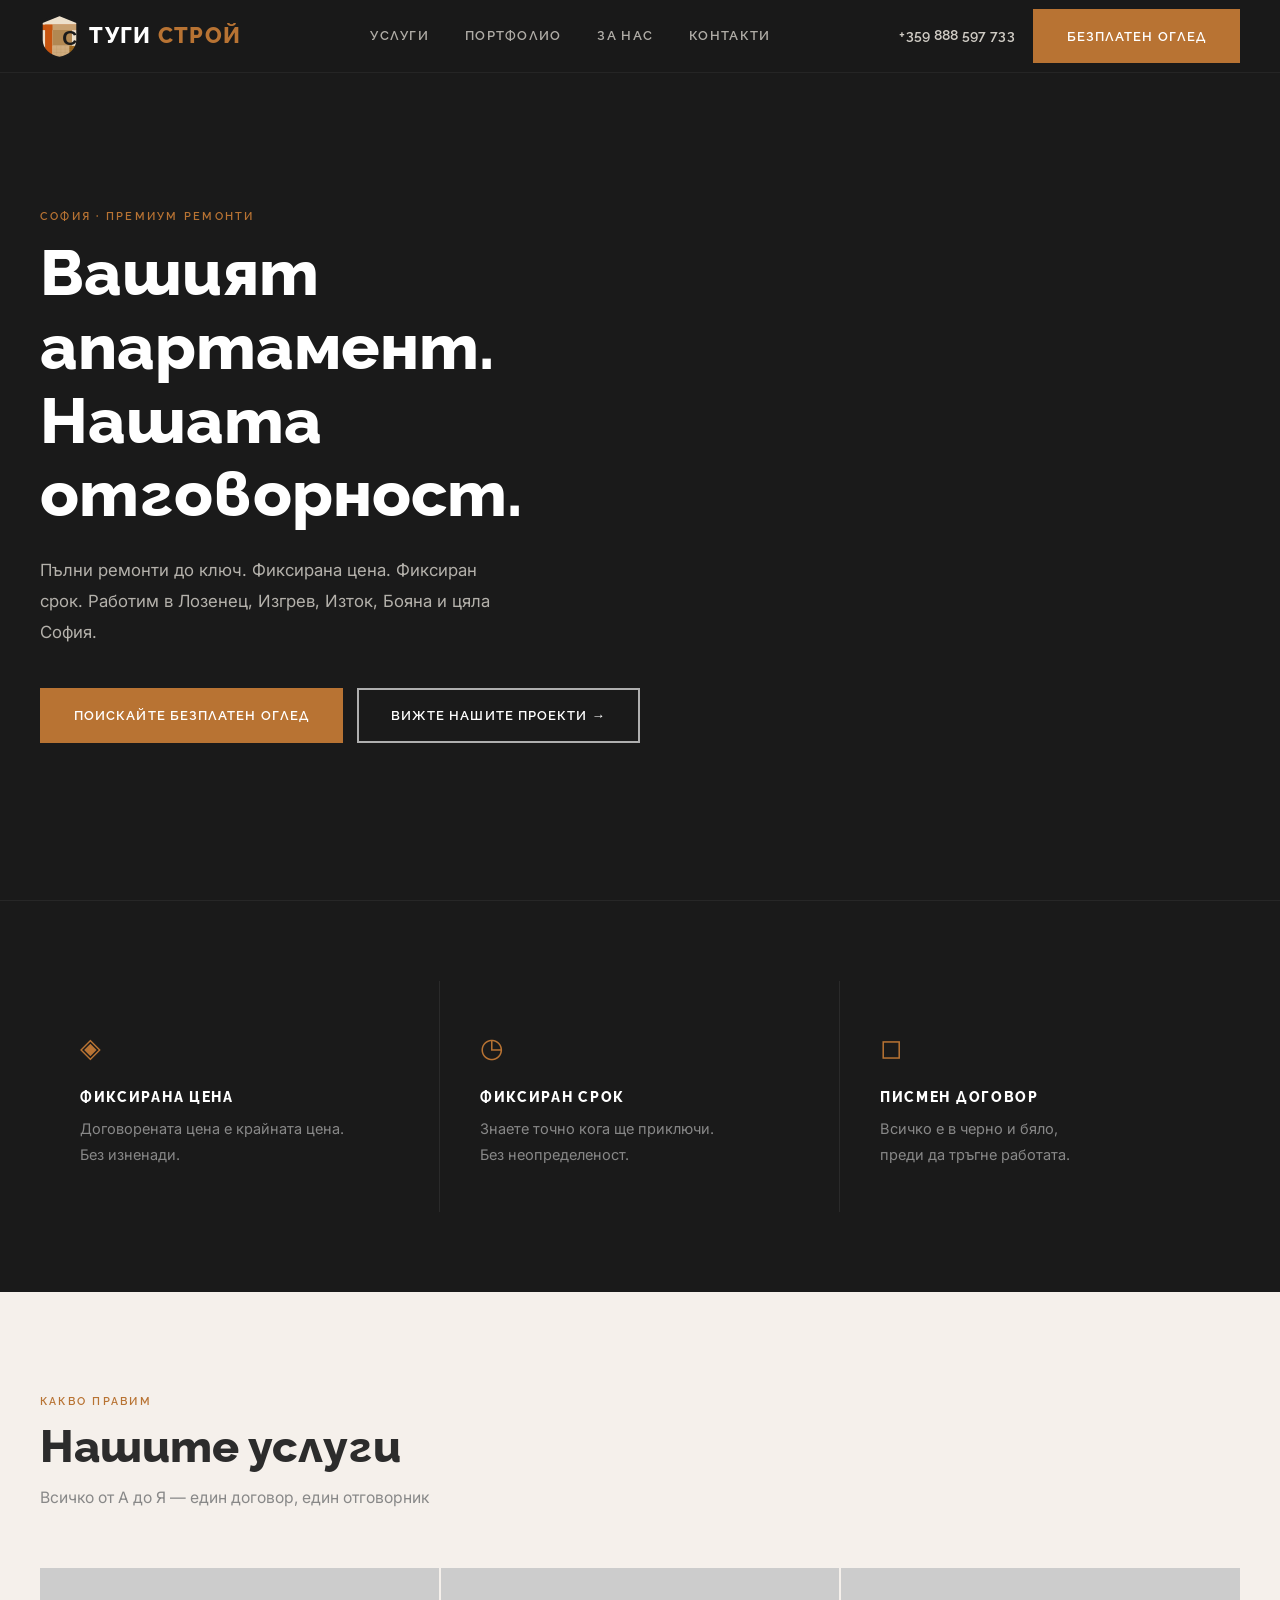
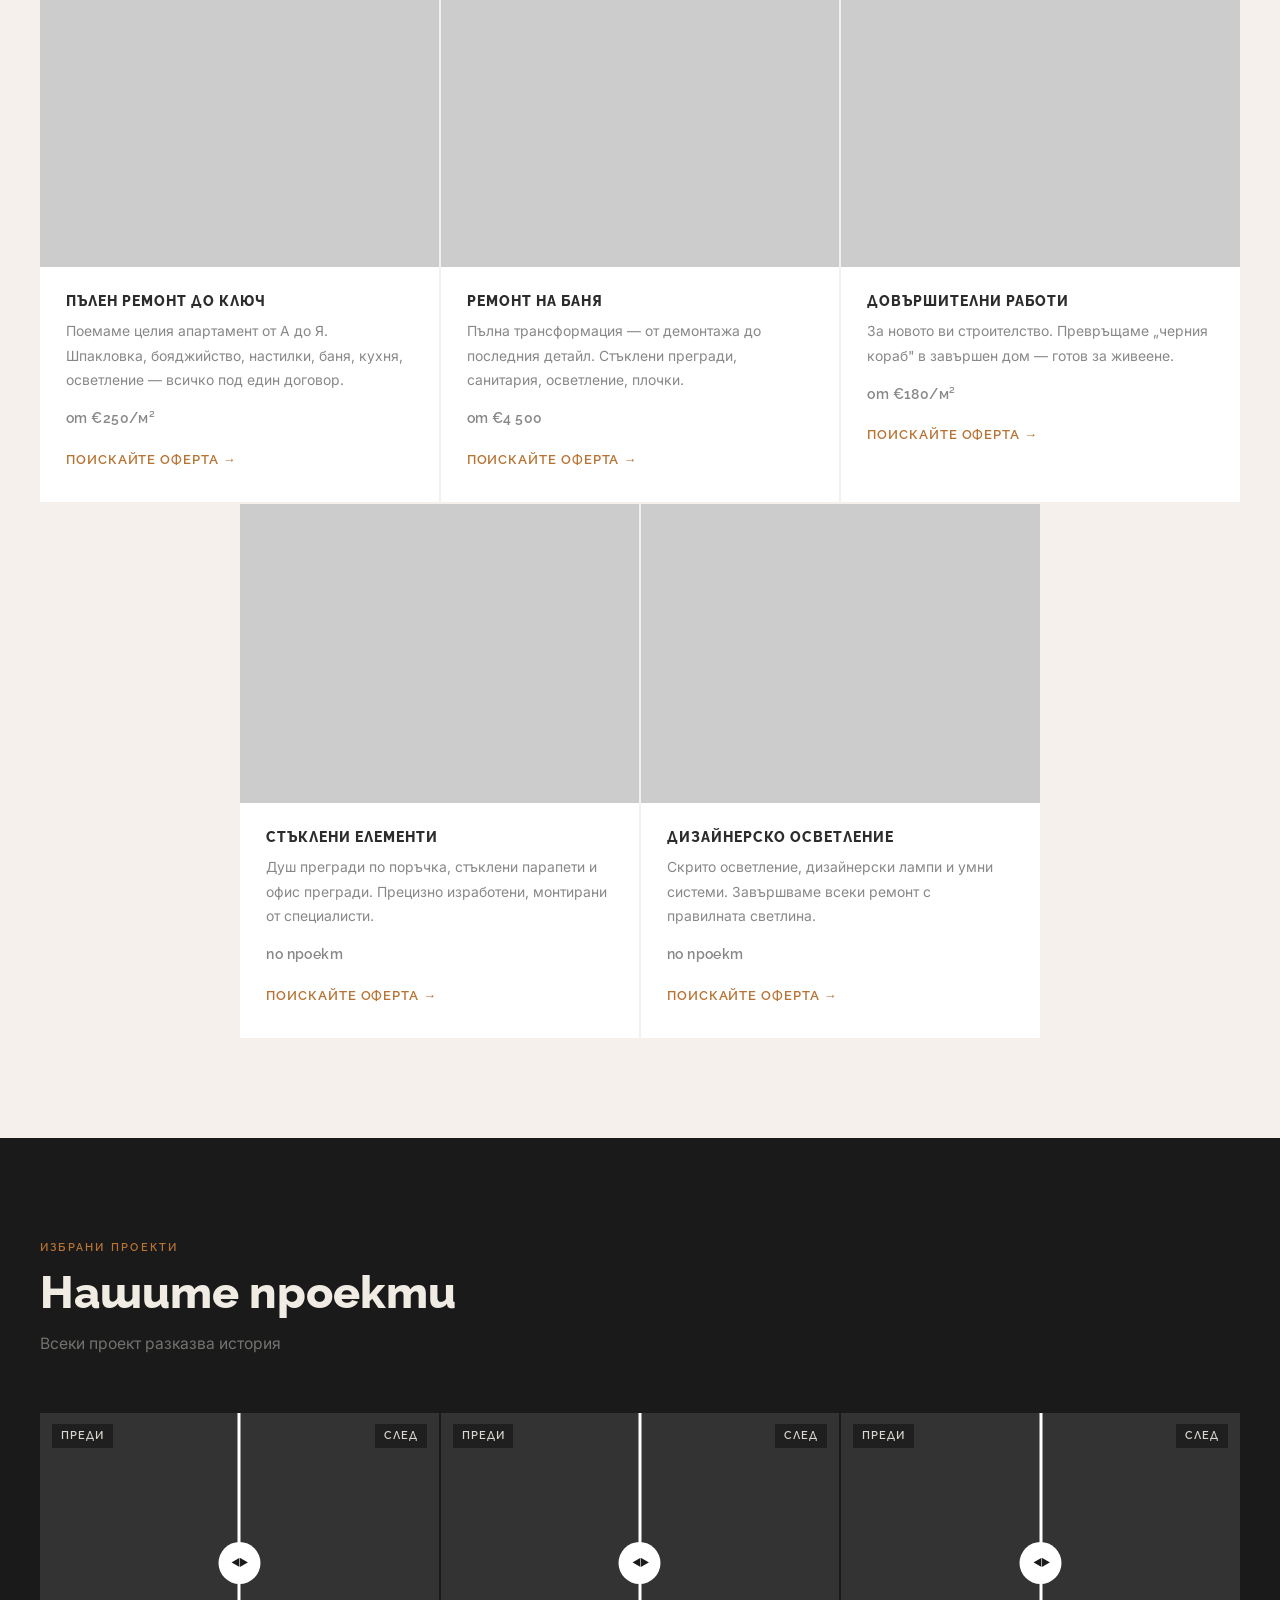
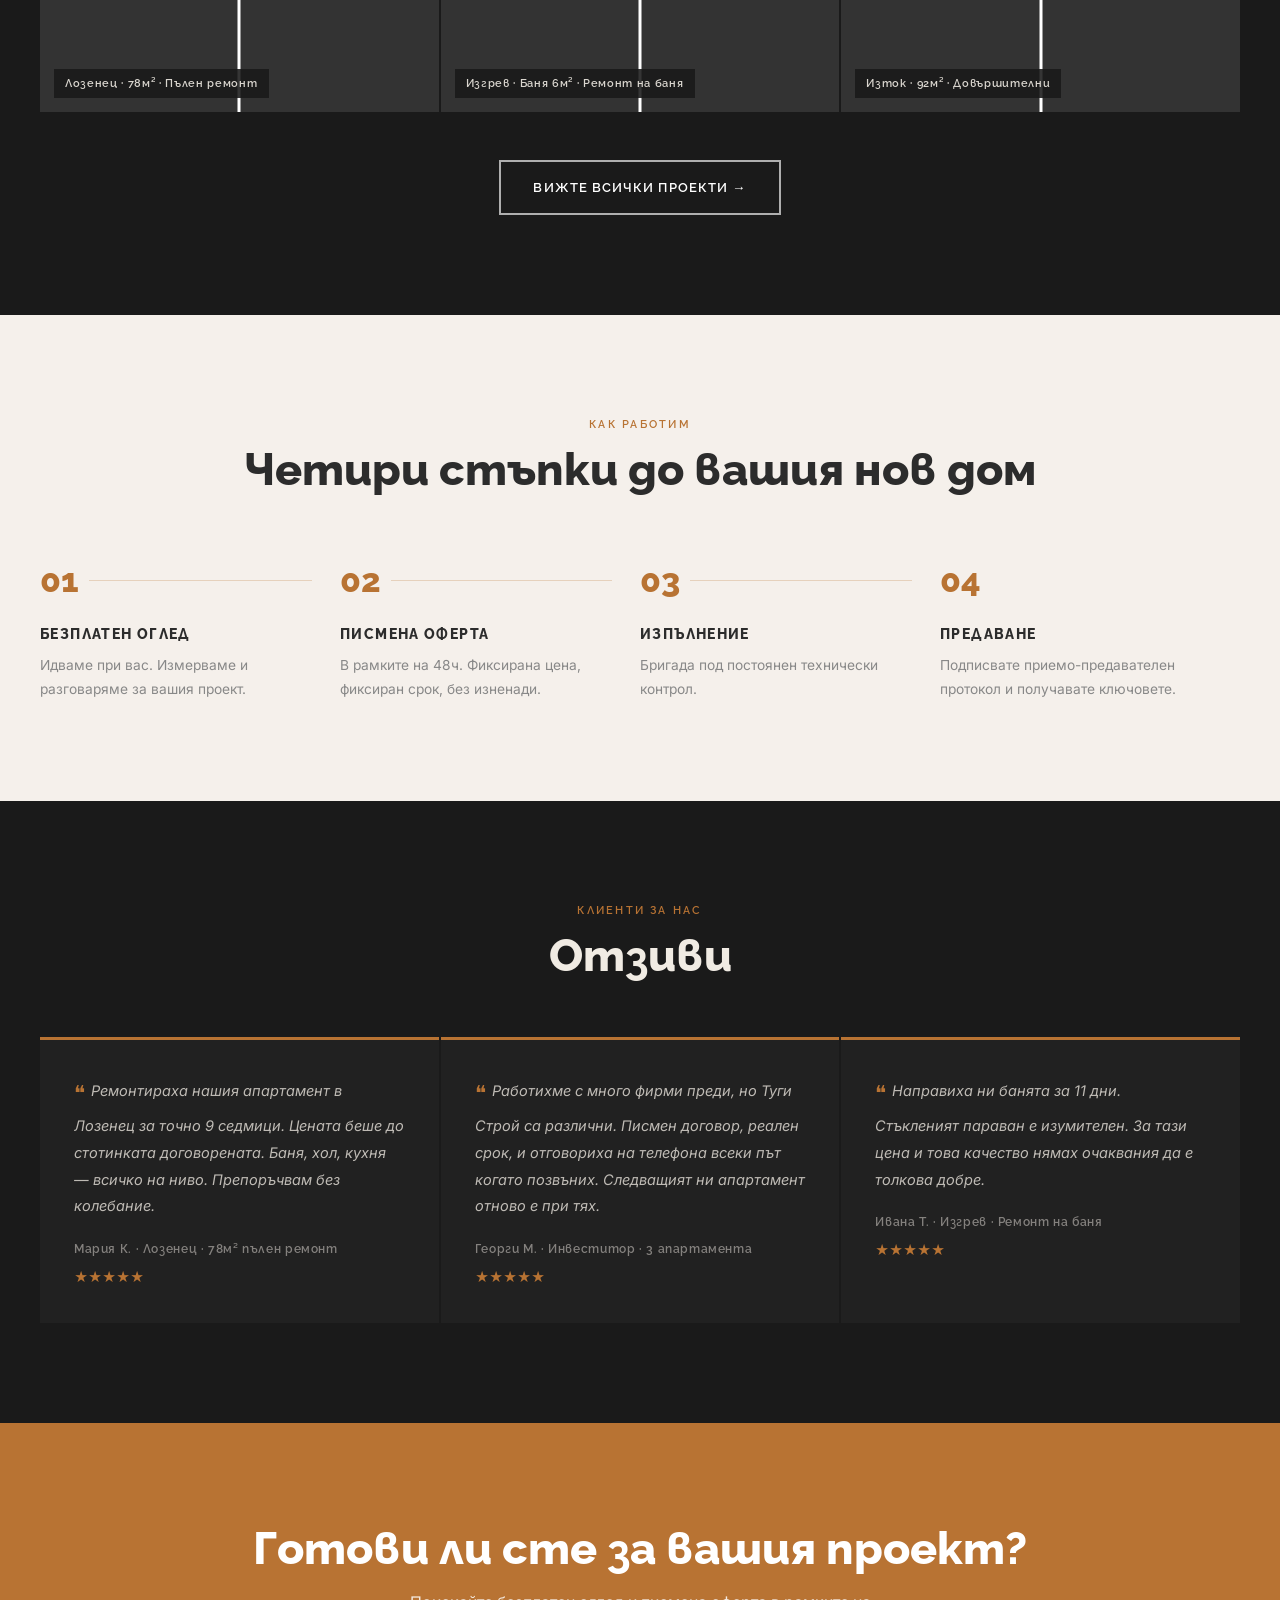
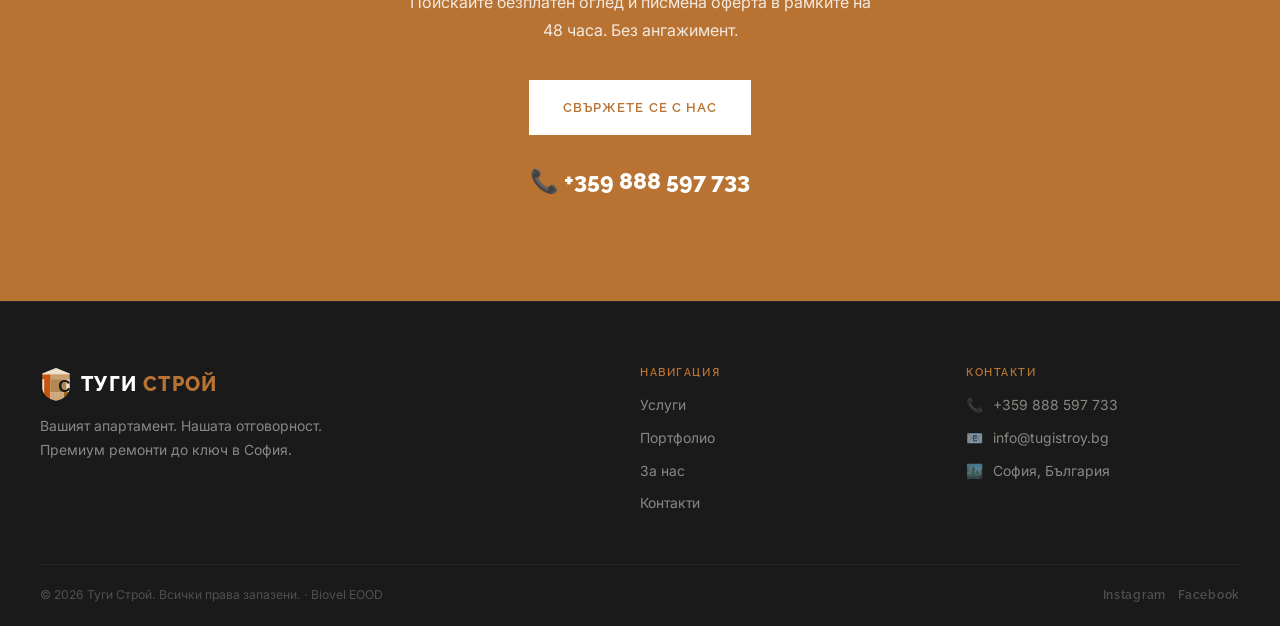
<file: index.html>
<!DOCTYPE html>
<html lang="bg">
<head>
  <meta charset="UTF-8">
  <meta name="viewport" content="width=device-width, initial-scale=1.0">
  <title>Ремонти до ключ в София | Туги Строй</title>
  <meta name="description" content="Премиум ремонти на апартаменти в София. Пълен ремонт, баня, довършителни. Фиксирана цена, фиксиран срок, писмен договор. Обадете се за безплатен оглед.">
  <link rel="canonical" href="https://tugistroy.bg">
  <meta property="og:title" content="Ремонти до ключ в София | Туги Строй">
  <meta property="og:description" content="Премиум ремонти на апартаменти в София. Фиксирана цена, фиксиран срок, писмен договор.">
  <meta property="og:type" content="website">
  <link rel="preconnect" href="https://fonts.googleapis.com">
  <link rel="preconnect" href="https://fonts.gstatic.com" crossorigin>
  <link href="https://fonts.googleapis.com/css2?family=Raleway:wght@600;800&family=Inter:wght@400;500&display=swap" rel="stylesheet">
  <link rel="stylesheet" href="./style.css">
</head>
<body>

<!-- ═══ HEADER ═══ -->
<header class="site-header">
  <div class="header-inner">
    <a href="index.html" class="logo">
      <img src="./assets/logo.svg" alt="Туги Строй" class="logo-img" width="40" height="44">
      <span class="logo-text">ТУГИ <span>СТРОЙ</span></span>
    </a>
    <nav class="main-nav">
      <a href="services.html">Услуги</a>
      <a href="portfolio.html">Портфолио</a>
      <a href="about.html">За нас</a>
      <a href="contact.html">Контакти</a>
    </nav>
    <div class="header-right">
      <a href="tel:+359888597733" class="header-tel">+359 888 597 733</a>
      <a href="contact.html" class="btn btn-primary h-cta">Безплатен оглед</a>
      <button class="hamburger" aria-label="Меню">
        <span></span><span></span><span></span>
      </button>
    </div>
  </div>
  <nav class="mobile-menu">
    <a href="services.html">Услуги</a>
    <a href="portfolio.html">Портфолио</a>
    <a href="about.html">За нас</a>
    <a href="contact.html">Контакти</a>
    <a href="tel:+359888597733" class="m-tel">📞 +359 888 597 733</a>
  </nav>
</header>

<!-- ═══ HERO ═══ -->
<section class="hero">
  <div class="hero-bg"></div>
  <div class="hero-overlay"></div>
  <div class="hero-content">
    <span class="label">СОФИЯ · ПРЕМИУМ РЕМОНТИ</span>
    <h1>Вашият апартамент.<br>Нашата отговорност.</h1>
    <p class="hero-sub">Пълни ремонти до ключ. Фиксирана цена. Фиксиран срок. Работим в Лозенец, Изгрев, Изток, Бояна и цяла София.</p>
    <div class="hero-btns">
      <a href="contact.html" class="btn btn-primary">Поискайте безплатен оглед</a>
      <a href="portfolio.html" class="btn btn-outline">Вижте нашите проекти →</a>
    </div>
  </div>
</section>

<!-- ═══ TRUST PILLARS ═══ -->
<section class="trust">
  <div class="container">
    <div class="trust-grid">
      <div class="trust-item fi">
        <div class="trust-icon">◈</div>
        <h3>Фиксирана цена</h3>
        <p>Договорената цена е крайната цена.<br>Без изненади.</p>
      </div>
      <div class="trust-item fi">
        <div class="trust-icon">◷</div>
        <h3>Фиксиран срок</h3>
        <p>Знаете точно кога ще приключи.<br>Без неопределеност.</p>
      </div>
      <div class="trust-item fi">
        <div class="trust-icon">◻</div>
        <h3>Писмен договор</h3>
        <p>Всичко е в черно и бяло,<br>преди да тръгне работата.</p>
      </div>
    </div>
  </div>
</section>

<!-- ═══ SERVICES ═══ -->
<section class="services-sec">
  <div class="container">
    <div class="sec-head">
      <span class="label">Какво правим</span>
      <h2>Нашите услуги</h2>
      <p>Всичко от А до Я — един договор, един отговорник</p>
    </div>
    <div class="srv-grid">
      <div class="srv-card fi">
        <div class="srv-img" style="background-image:url('https://images.unsplash.com/photo-1600585154340-be6161a56a0c?auto=format&fit=crop&w=800&q=80')"></div>
        <div class="srv-body">
          <h3>Пълен ремонт до ключ</h3>
          <p>Поемаме целия апартамент от А до Я. Шпакловка, бояджийство, настилки, баня, кухня, осветление — всичко под един договор.</p>
          <p class="srv-price">от €250/м²</p>
          <a href="services.html#full" class="link-copper">Поискайте оферта →</a>
        </div>
      </div>
      <div class="srv-card fi">
        <div class="srv-img" style="background-image:url('https://images.unsplash.com/photo-1552321554-5fefe8c9ef14?auto=format&fit=crop&w=800&q=80')"></div>
        <div class="srv-body">
          <h3>Ремонт на баня</h3>
          <p>Пълна трансформация — от демонтажа до последния детайл. Стъклени прегради, санитария, осветление, плочки.</p>
          <p class="srv-price">от €4 500</p>
          <a href="services.html#bathroom" class="link-copper">Поискайте оферта →</a>
        </div>
      </div>
      <div class="srv-card fi">
        <div class="srv-img" style="background-image:url('https://images.unsplash.com/photo-1560185007-cde436f6a4d0?auto=format&fit=crop&w=800&q=80')"></div>
        <div class="srv-body">
          <h3>Довършителни работи</h3>
          <p>За новото ви строителство. Превръщаме „черния кораб" в завършен дом — готов за живеене.</p>
          <p class="srv-price">от €180/м²</p>
          <a href="services.html#finishing" class="link-copper">Поискайте оферта →</a>
        </div>
      </div>
      <div class="srv-card fi">
        <div class="srv-img" style="background-image:url('https://images.unsplash.com/photo-1584622650111-993a426fbf0a?auto=format&fit=crop&w=800&q=80')"></div>
        <div class="srv-body">
          <h3>Стъклени елементи</h3>
          <p>Душ прегради по поръчка, стъклени парапети и офис прегради. Прецизно изработени, монтирани от специалисти.</p>
          <p class="srv-price">по проект</p>
          <a href="services.html#glass" class="link-copper">Поискайте оферта →</a>
        </div>
      </div>
      <div class="srv-card fi">
        <div class="srv-img" style="background-image:url('https://images.unsplash.com/photo-1565538810643-b5bdb714032a?auto=format&fit=crop&w=800&q=80')"></div>
        <div class="srv-body">
          <h3>Дизайнерско осветление</h3>
          <p>Скрито осветление, дизайнерски лампи и умни системи. Завършваме всеки ремонт с правилната светлина.</p>
          <p class="srv-price">по проект</p>
          <a href="services.html#lighting" class="link-copper">Поискайте оферта →</a>
        </div>
      </div>
    </div>
  </div>
</section>

<!-- ═══ PORTFOLIO PREVIEW ═══ -->
<section class="portfolio-prev">
  <div class="container">
    <div class="sec-head on-dark">
      <span class="label">Избрани проекти</span>
      <h2>Нашите проекти</h2>
      <p>Всеки проект разказва история</p>
    </div>
    <div class="proj-grid">
      <div class="proj-card">
        <div class="ba"
          data-before="https://images.unsplash.com/photo-1583847268964-b28dc8f51f92?auto=format&fit=crop&w=800&q=80"
          data-after="https://images.unsplash.com/photo-1600607687939-ce8a6c25118c?auto=format&fit=crop&w=800&q=80">
          <div class="ba-before"></div>
          <div class="ba-after"></div>
          <div class="ba-line"><div class="ba-handle">◄►</div></div>
          <div class="ba-tags"><span>Преди</span><span>След</span></div>
          <input type="range" class="ba-range" min="0" max="100" value="50">
        </div>
        <div class="proj-badge">Лозенец · 78м² · Пълен ремонт</div>
      </div>
      <div class="proj-card">
        <div class="ba"
          data-before="https://images.unsplash.com/photo-1584622650111-993a426fbf0a?auto=format&fit=crop&w=800&q=80"
          data-after="https://images.unsplash.com/photo-1552321554-5fefe8c9ef14?auto=format&fit=crop&w=800&q=80">
          <div class="ba-before"></div>
          <div class="ba-after"></div>
          <div class="ba-line"><div class="ba-handle">◄►</div></div>
          <div class="ba-tags"><span>Преди</span><span>След</span></div>
          <input type="range" class="ba-range" min="0" max="100" value="50">
        </div>
        <div class="proj-badge">Изгрев · Баня 6м² · Ремонт на баня</div>
      </div>
      <div class="proj-card">
        <div class="ba"
          data-before="https://images.unsplash.com/photo-1416879595882-3373a0480b5b?auto=format&fit=crop&w=800&q=80"
          data-after="https://images.unsplash.com/photo-1600210492493-0946911123ea?auto=format&fit=crop&w=800&q=80">
          <div class="ba-before"></div>
          <div class="ba-after"></div>
          <div class="ba-line"><div class="ba-handle">◄►</div></div>
          <div class="ba-tags"><span>Преди</span><span>След</span></div>
          <input type="range" class="ba-range" min="0" max="100" value="50">
        </div>
        <div class="proj-badge">Изток · 92м² · Довършителни</div>
      </div>
    </div>
    <div class="proj-cta">
      <a href="portfolio.html" class="btn btn-outline">Вижте всички проекти →</a>
    </div>
  </div>
</section>

<!-- ═══ HOW WE WORK ═══ -->
<section class="how-sec">
  <div class="container">
    <div class="sec-head center">
      <span class="label">Как работим</span>
      <h2>Четири стъпки до вашия нов дом</h2>
    </div>
    <div class="steps">
      <div class="step fi">
        <div class="step-num">01</div>
        <h3>Безплатен оглед</h3>
        <p>Идваме при вас. Измерваме и разговаряме за вашия проект.</p>
      </div>
      <div class="step fi">
        <div class="step-num">02</div>
        <h3>Писмена оферта</h3>
        <p>В рамките на 48ч. Фиксирана цена, фиксиран срок, без изненади.</p>
      </div>
      <div class="step fi">
        <div class="step-num">03</div>
        <h3>Изпълнение</h3>
        <p>Бригада под постоянен технически контрол.</p>
      </div>
      <div class="step fi">
        <div class="step-num">04</div>
        <h3>Предаване</h3>
        <p>Подписвате приемо-предавателен протокол и получавате ключовете.</p>
      </div>
    </div>
  </div>
</section>

<!-- ═══ TESTIMONIALS ═══ -->
<section class="reviews">
  <div class="container">
    <div class="sec-head on-dark center">
      <span class="label">Клиенти за нас</span>
      <h2>Отзиви</h2>
    </div>
    <div class="reviews-grid">
      <div class="review fi">
        <p class="review-text">Ремонтираха нашия апартамент в Лозенец за точно 9 седмици. Цената беше до стотинката договорената. Баня, хол, кухня — всичко на ниво. Препоръчвам без колебание.</p>
        <div class="review-author">Мария К. · Лозенец · 78м² пълен ремонт</div>
        <div class="review-stars">★★★★★</div>
      </div>
      <div class="review fi">
        <p class="review-text">Работихме с много фирми преди, но Туги Строй са различни. Писмен договор, реален срок, и отговориха на телефона всеки път когато позвъних. Следващият ни апартамент отново е при тях.</p>
        <div class="review-author">Георги М. · Инвеститор · 3 апартамента</div>
        <div class="review-stars">★★★★★</div>
      </div>
      <div class="review fi">
        <p class="review-text">Направиха ни банята за 11 дни. Стъкленият параван е изумителен. За тази цена и това качество нямах очаквания да е толкова добре.</p>
        <div class="review-author">Ивана Т. · Изгрев · Ремонт на баня</div>
        <div class="review-stars">★★★★★</div>
      </div>
    </div>
  </div>
</section>

<!-- ═══ FINAL CTA ═══ -->
<section class="cta-band">
  <div class="container">
    <h2>Готови ли сте за вашия проект?</h2>
    <p class="cta-sub">Поискайте безплатен оглед и писмена оферта в рамките на 48 часа. Без ангажимент.</p>
    <a href="contact.html" class="btn btn-white">Свържете се с нас</a>
    <p class="cta-phone"><a href="tel:+359888597733">📞 +359 888 597 733</a></p>
  </div>
</section>

<!-- ═══ FOOTER ═══ -->
<footer class="site-footer">
  <div class="container">
    <div class="footer-grid">
      <div>
        <div class="ft-logo">
          <img src="./assets/logo.svg" alt="Туги Строй" class="ft-logo-img" width="33" height="36">
          <div class="ft-logo-text">ТУГИ <span>СТРОЙ</span></div>
        </div>
        <p class="ft-tag">Вашият апартамент. Нашата отговорност.<br>Премиум ремонти до ключ в София.</p>
      </div>
      <div>
        <h4>Навигация</h4>
        <nav class="ft-nav">
          <a href="services.html">Услуги</a>
          <a href="portfolio.html">Портфолио</a>
          <a href="about.html">За нас</a>
          <a href="contact.html">Контакти</a>
        </nav>
      </div>
      <div>
        <h4>Контакти</h4>
        <div class="ft-contact-row">📞 <a href="tel:+359888597733">+359 888 597 733</a></div>
        <div class="ft-contact-row">📧 <a href="mailto:info@tugistroy.bg">info@tugistroy.bg</a></div>
        <div class="ft-contact-row">🏙️ <span>София, България</span></div>
      </div>
    </div>
    <div class="footer-bar">
      <p>© 2026 Туги Строй. Всички права запазени. · Biovel EOOD</p>
      <div class="ft-social">
        <a href="#">Instagram</a>
        <a href="#">Facebook</a>
      </div>
    </div>
  </div>
</footer>

<script src="./script.js"></script>
</body>
</html>
</file>
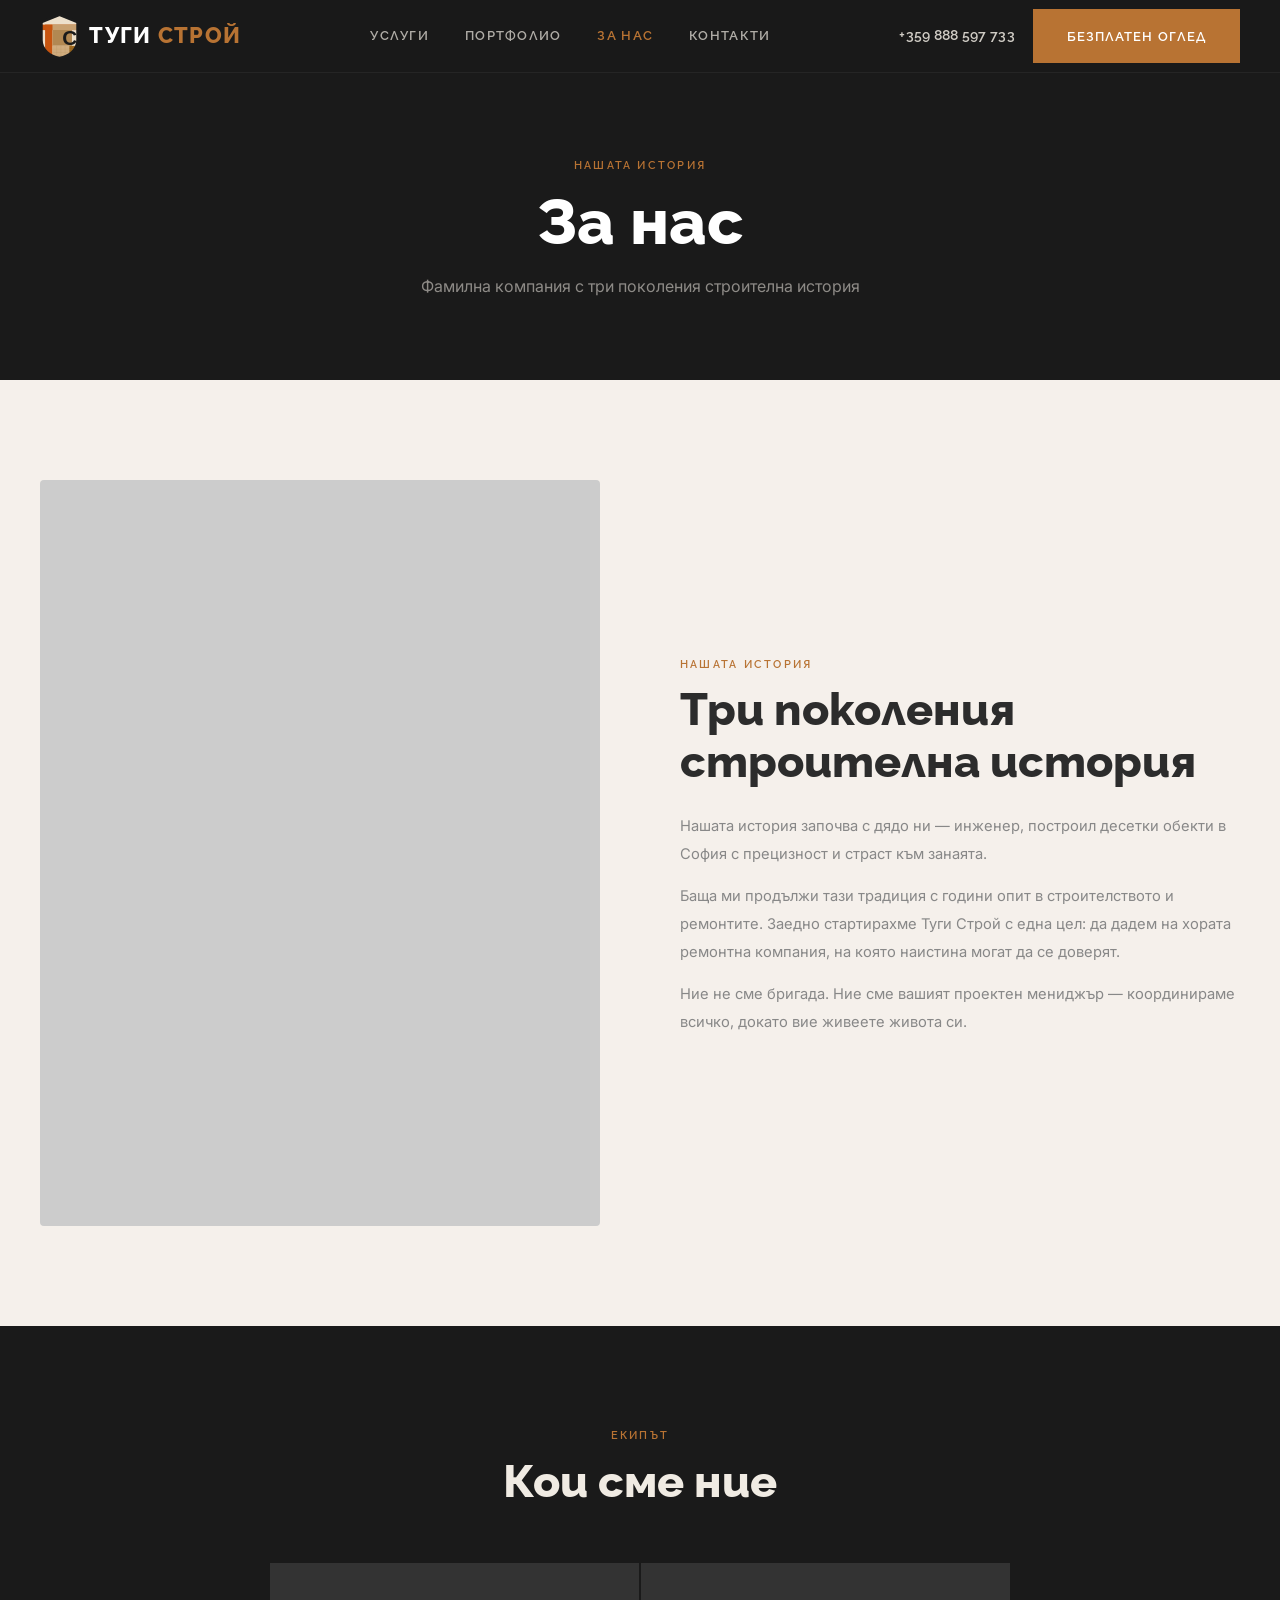
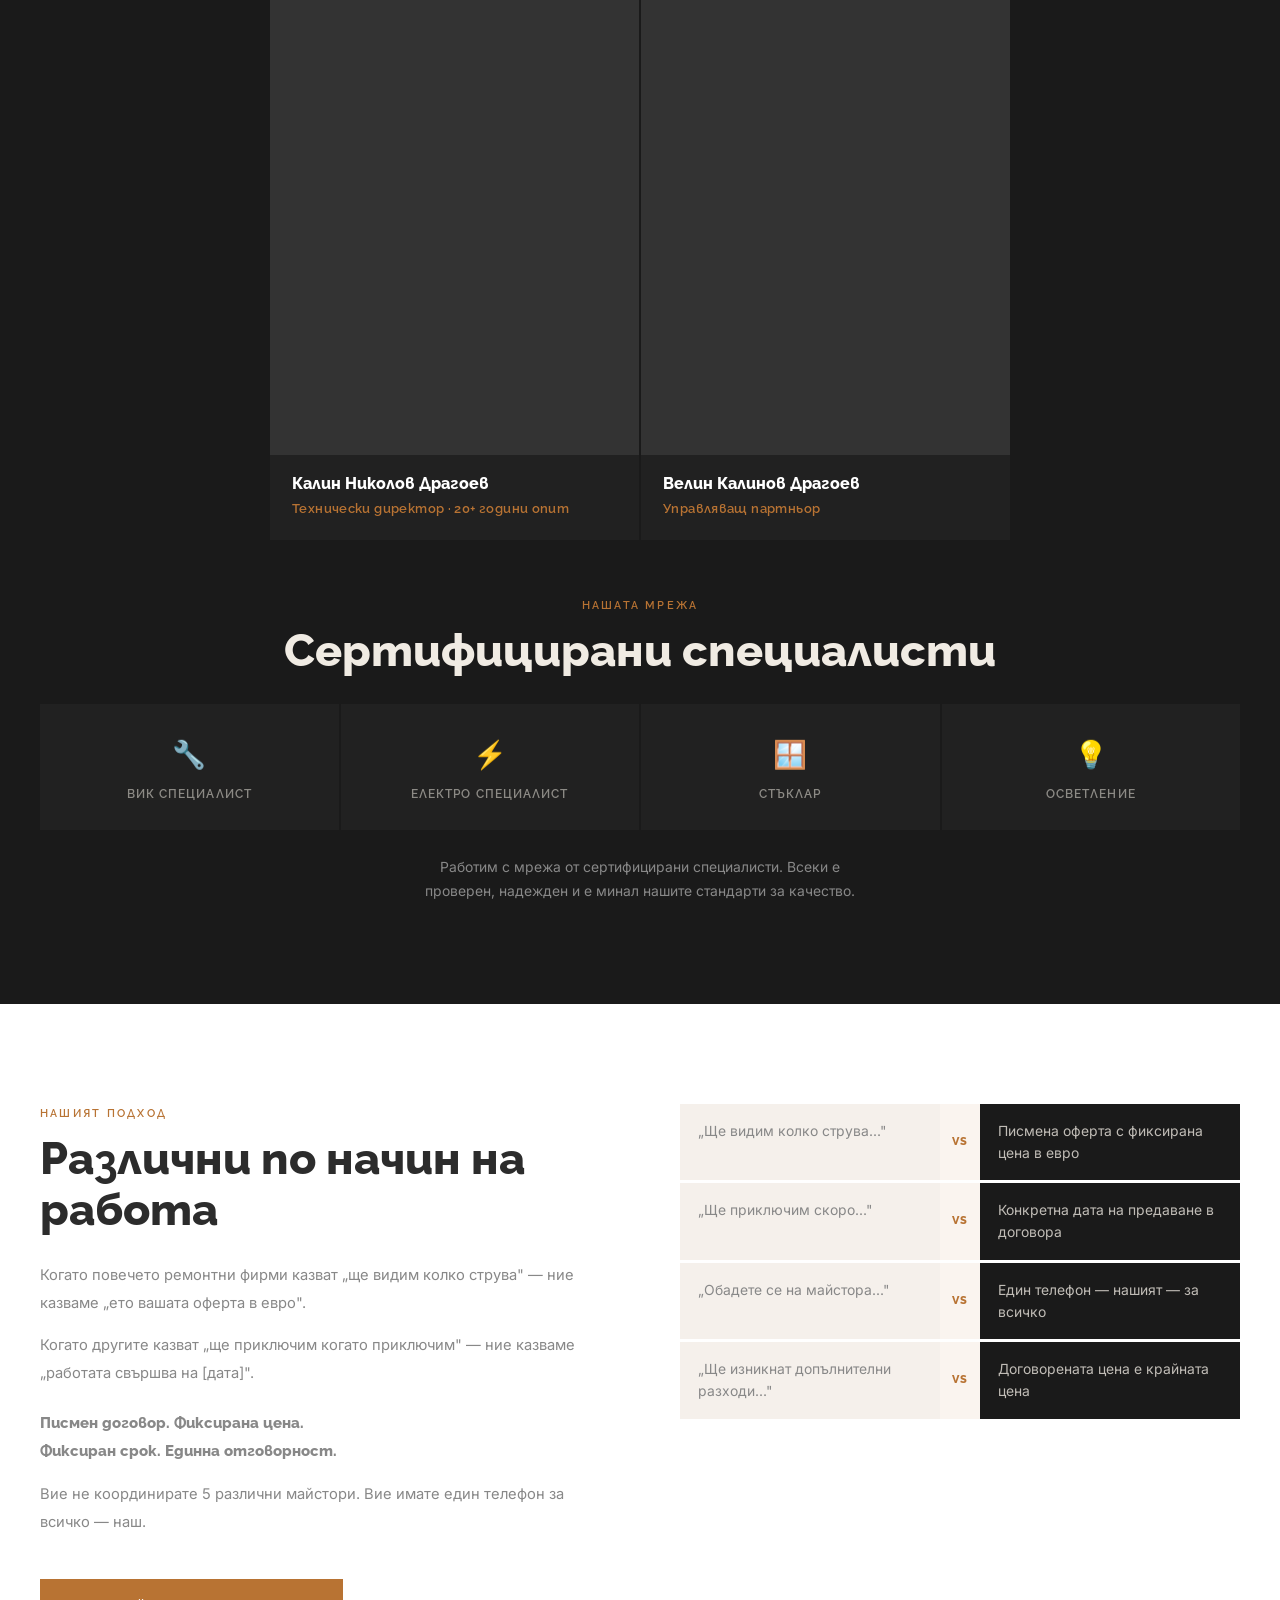
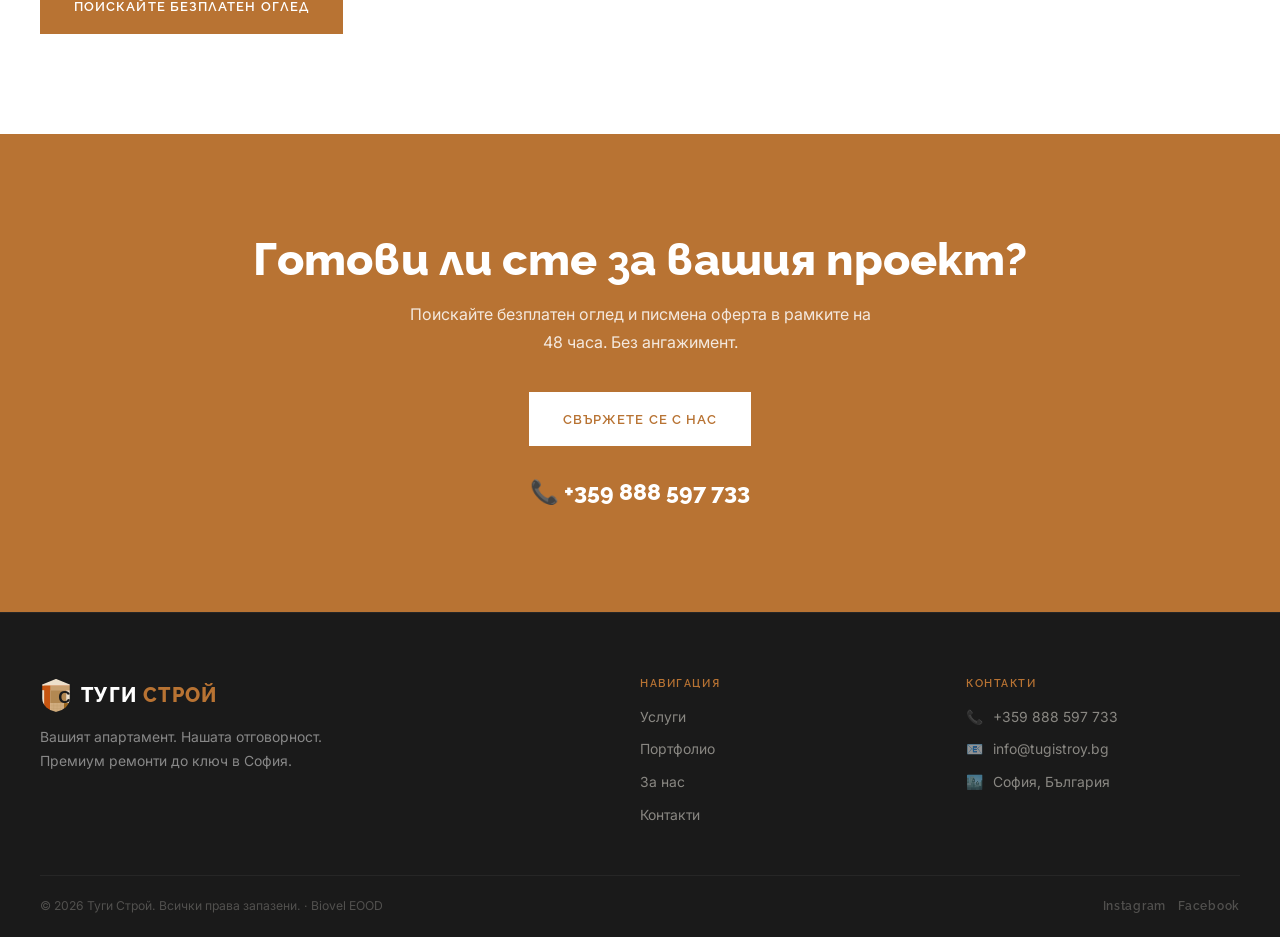
<file: about.html>
<!DOCTYPE html>
<html lang="bg">
<head>
  <meta charset="UTF-8">
  <meta name="viewport" content="width=device-width, initial-scale=1.0">
  <title>За нас | Туги Строй</title>
  <meta name="description" content="Туги Строй — фамилна компания за премиум ремонти в София. Три поколения строителна история, писмен договор, фиксирана цена.">
  <link rel="preconnect" href="https://fonts.googleapis.com">
  <link rel="preconnect" href="https://fonts.gstatic.com" crossorigin>
  <link href="https://fonts.googleapis.com/css2?family=Raleway:wght@600;800&family=Inter:wght@400;500&display=swap" rel="stylesheet">
  <link rel="stylesheet" href="./style.css">
</head>
<body>

<header class="site-header">
  <div class="header-inner">
    <a href="index.html" class="logo">
      <img src="./assets/logo.svg" alt="Туги Строй" class="logo-img" width="40" height="44">
      <span class="logo-text">ТУГИ <span>СТРОЙ</span></span>
    </a>
    <nav class="main-nav">
      <a href="services.html">Услуги</a>
      <a href="portfolio.html">Портфолио</a>
      <a href="about.html" class="active">За нас</a>
      <a href="contact.html">Контакти</a>
    </nav>
    <div class="header-right">
      <a href="tel:+359888597733" class="header-tel">+359 888 597 733</a>
      <a href="contact.html" class="btn btn-primary h-cta">Безплатен оглед</a>
      <button class="hamburger" aria-label="Меню"><span></span><span></span><span></span></button>
    </div>
  </div>
  <nav class="mobile-menu">
    <a href="services.html">Услуги</a>
    <a href="portfolio.html">Портфолио</a>
    <a href="about.html" class="active">За нас</a>
    <a href="contact.html">Контакти</a>
    <a href="tel:+359888597733" class="m-tel">📞 +359 888 597 733</a>
  </nav>
</header>

<div class="page-hero">
  <div class="container">
    <span class="label">Нашата история</span>
    <h1>За нас</h1>
    <p>Фамилна компания с три поколения строителна история</p>
  </div>
</div>

<!-- STORY -->
<section class="about-story">
  <div class="container">
    <div class="about-inner">
      <div class="about-img fi" style="background-image:url('https://images.unsplash.com/photo-1521737604893-d14cc237f11d?auto=format&fit=crop&w=800&q=80')"></div>
      <div class="about-body fi">
        <span class="label">Нашата история</span>
        <h2>Три поколения строителна история</h2>
        <p>Нашата история започва с дядо ни — инженер, построил десетки обекти в София с прецизност и страст към занаята.</p>
        <p>Баща ми продължи тази традиция с години опит в строителството и ремонтите. Заедно стартирахме Туги Строй с една цел: да дадем на хората ремонтна компания, на която наистина могат да се доверят.</p>
        <p>Ние не сме бригада. Ние сме вашият проектен мениджър — координираме всичко, докато вие живеете живота си.</p>
      </div>
    </div>
  </div>
</section>

<!-- TEAM -->
<section class="team-sec">
  <div class="container">
    <div class="sec-head on-dark center">
      <span class="label">Екипът</span>
      <h2>Кои сме ние</h2>
    </div>
    <div class="team-grid">
      <div class="tm-card fi">
        <div class="tm-img" style="background-image:url('https://images.unsplash.com/photo-1560250097-0b93528c311a?auto=format&fit=crop&w=600&q=80')"></div>
        <div class="tm-body">
          <h3>Калин Николов Драгоев</h3>
          <p>Технически директор · 20+ години опит</p>
        </div>
      </div>
      <div class="tm-card fi">
        <div class="tm-img" style="background-image:url('https://images.unsplash.com/photo-1519085360753-af0119f7cbe7?auto=format&fit=crop&w=600&q=80')"></div>
        <div class="tm-body">
          <h3>Велин Калинов Драгоев</h3>
          <p>Управляващ партньор</p>
        </div>
      </div>
    </div>

    <div class="sec-head on-dark center" style="margin-bottom:28px">
      <span class="label">Нашата мрежа</span>
      <h2>Сертифицирани специалисти</h2>
    </div>
    <div class="spec-grid">
      <div class="spec-item fi">
        <div class="spec-icon">🔧</div>
        <h4>ВиК специалист</h4>
      </div>
      <div class="spec-item fi">
        <div class="spec-icon">⚡</div>
        <h4>Електро специалист</h4>
      </div>
      <div class="spec-item fi">
        <div class="spec-icon">🪟</div>
        <h4>Стъклар</h4>
      </div>
      <div class="spec-item fi">
        <div class="spec-icon">💡</div>
        <h4>Осветление</h4>
      </div>
    </div>
    <p class="spec-note">Работим с мрежа от сертифицирани специалисти. Всеки е проверен, надежден и е минал нашите стандарти за качество.</p>
  </div>
</section>

<!-- APPROACH -->
<section class="approach-sec">
  <div class="container">
    <div class="approach-inner">
      <div class="approach-body fi">
        <span class="label">Нашият подход</span>
        <h2>Различни по начин на работа</h2>
        <p>Когато повечето ремонтни фирми казват „ще видим колко струва" — ние казваме „ето вашата оферта в евро".</p>
        <p>Когато другите казват „ще приключим когато приключим" — ние казваме „работата свършва на [дата]".</p>
        <p class="approach-bold">Писмен договор. Фиксирана цена.<br>Фиксиран срок. Единна отговорност.</p>
        <p style="margin-top:16px">Вие не координирате 5 различни майстори. Вие имате един телефон за всичко — наш.</p>
        <a href="contact.html" style="margin-top:28px;display:inline-block" class="btn btn-primary">Поискайте безплатен оглед</a>
      </div>
      <div class="compare fi">
        <div class="cmp-row">
          <div class="cmp-them">„Ще видим колко струва…"</div>
          <div class="cmp-vs">vs</div>
          <div class="cmp-us">Писмена оферта с фиксирана цена в евро</div>
        </div>
        <div class="cmp-row">
          <div class="cmp-them">„Ще приключим скоро…"</div>
          <div class="cmp-vs">vs</div>
          <div class="cmp-us">Конкретна дата на предаване в договора</div>
        </div>
        <div class="cmp-row">
          <div class="cmp-them">„Обадете се на майстора…"</div>
          <div class="cmp-vs">vs</div>
          <div class="cmp-us">Един телефон — нашият — за всичко</div>
        </div>
        <div class="cmp-row">
          <div class="cmp-them">„Ще изникнат допълнителни разходи…"</div>
          <div class="cmp-vs">vs</div>
          <div class="cmp-us">Договорената цена е крайната цена</div>
        </div>
      </div>
    </div>
  </div>
</section>

<!-- CTA -->
<section class="cta-band">
  <div class="container">
    <h2>Готови ли сте за вашия проект?</h2>
    <p class="cta-sub">Поискайте безплатен оглед и писмена оферта в рамките на 48 часа. Без ангажимент.</p>
    <a href="contact.html" class="btn btn-white">Свържете се с нас</a>
    <p class="cta-phone"><a href="tel:+359888597733">📞 +359 888 597 733</a></p>
  </div>
</section>

<footer class="site-footer">
  <div class="container">
    <div class="footer-grid">
      <div>
        <div class="ft-logo">
          <img src="./assets/logo.svg" alt="Туги Строй" class="ft-logo-img" width="33" height="36">
          <div class="ft-logo-text">ТУГИ <span>СТРОЙ</span></div>
        </div>
        <p class="ft-tag">Вашият апартамент. Нашата отговорност.<br>Премиум ремонти до ключ в София.</p>
      </div>
      <div>
        <h4>Навигация</h4>
        <nav class="ft-nav">
          <a href="services.html">Услуги</a>
          <a href="portfolio.html">Портфолио</a>
          <a href="about.html">За нас</a>
          <a href="contact.html">Контакти</a>
        </nav>
      </div>
      <div>
        <h4>Контакти</h4>
        <div class="ft-contact-row">📞 <a href="tel:+359888597733">+359 888 597 733</a></div>
        <div class="ft-contact-row">📧 <a href="mailto:info@tugistroy.bg">info@tugistroy.bg</a></div>
        <div class="ft-contact-row">🏙️ <span>София, България</span></div>
      </div>
    </div>
    <div class="footer-bar">
      <p>© 2026 Туги Строй. Всички права запазени. · Biovel EOOD</p>
      <div class="ft-social"><a href="#">Instagram</a><a href="#">Facebook</a></div>
    </div>
  </div>
</footer>

<script src="./script.js"></script>
</body>
</html>
</file>
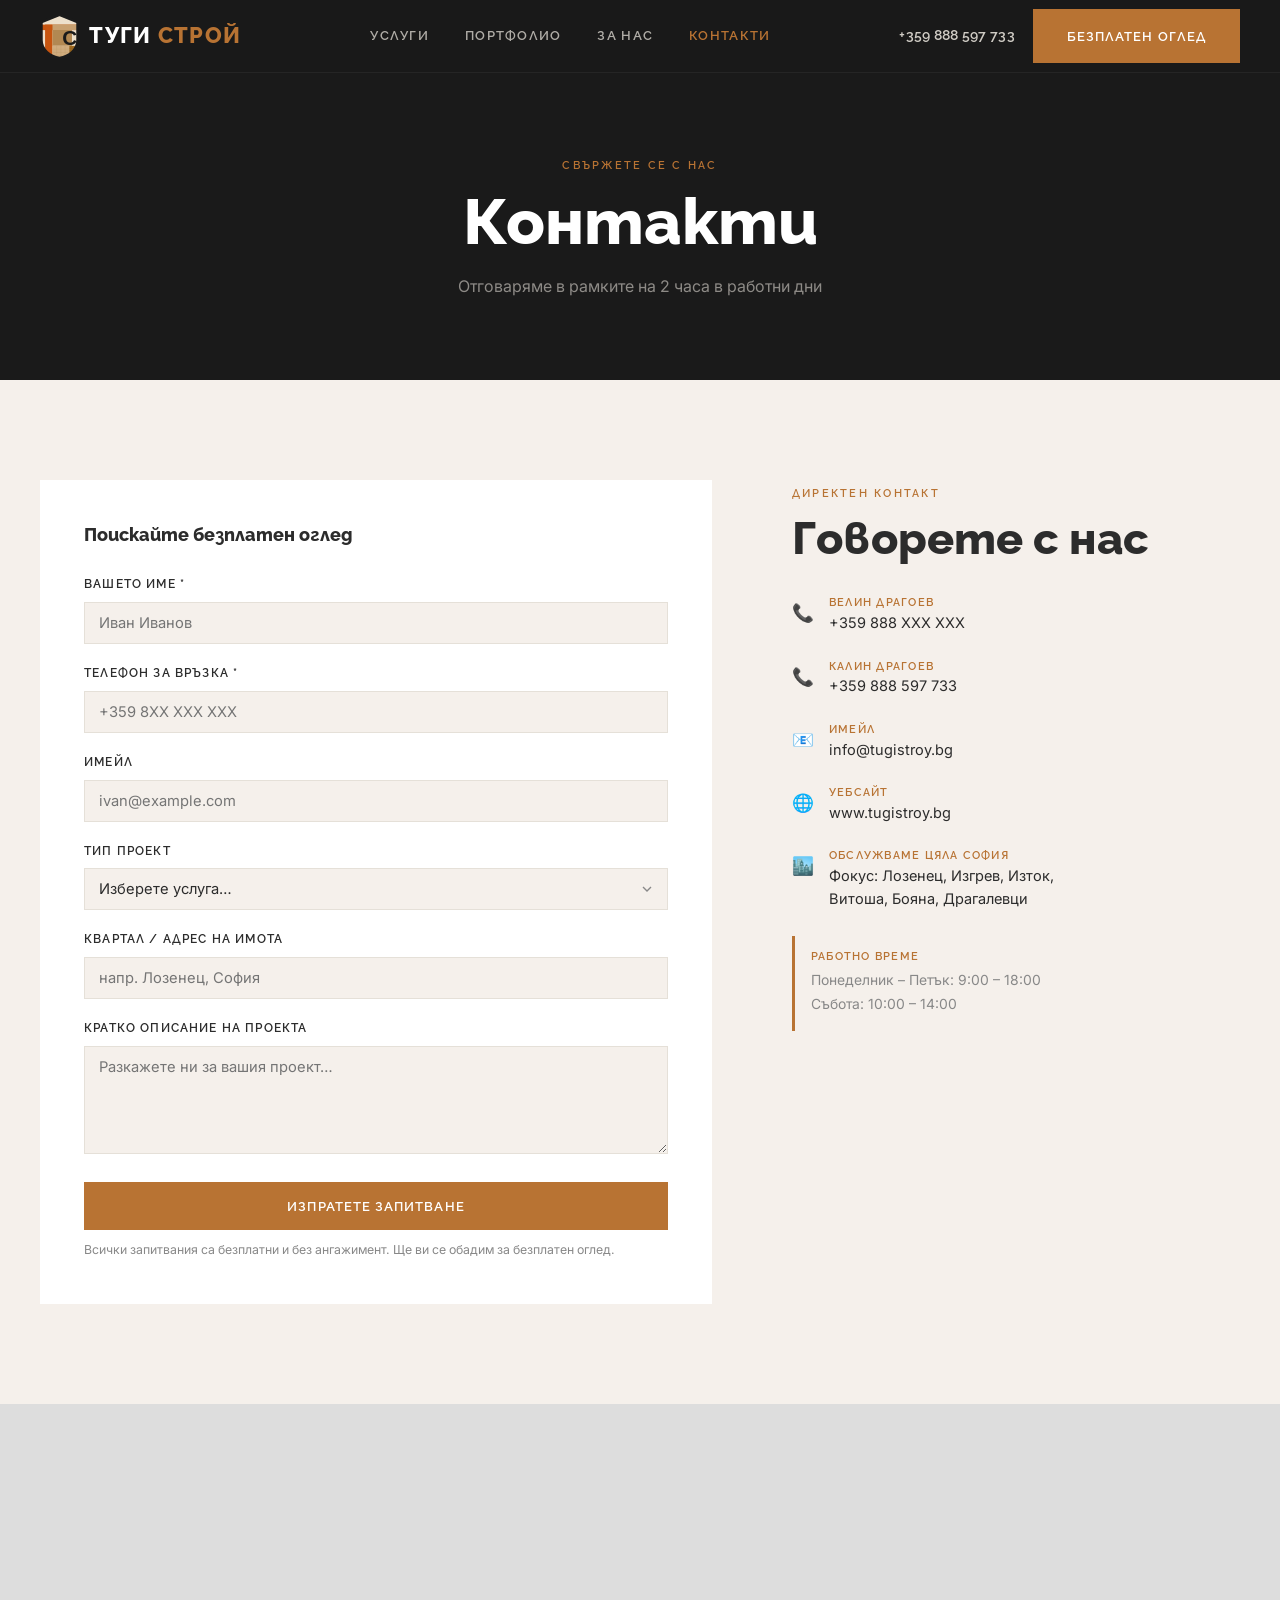
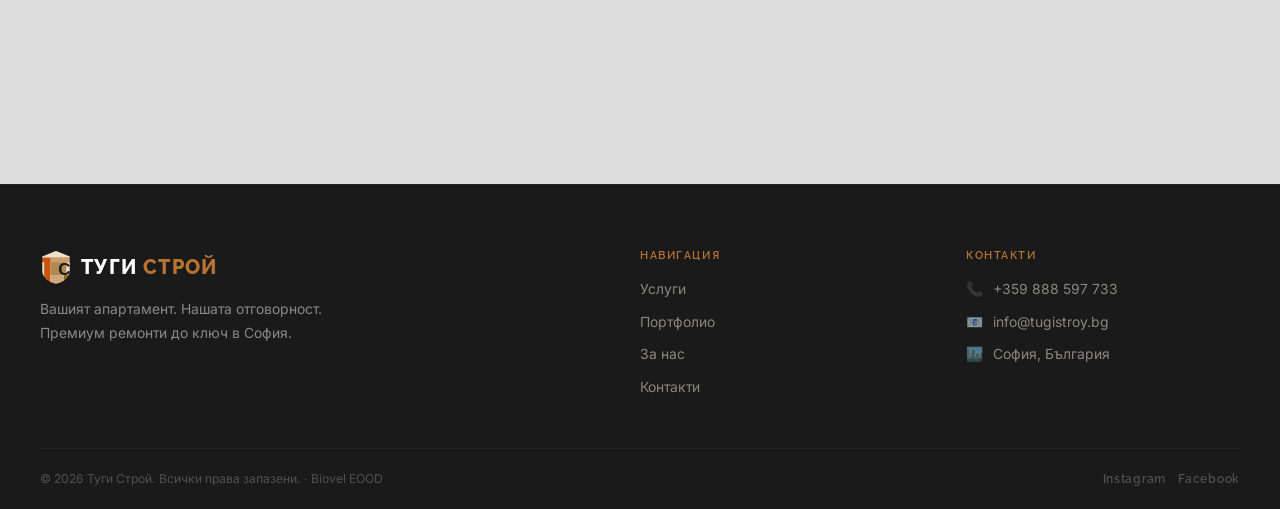
<file: contact.html>
<!DOCTYPE html>
<html lang="bg">
<head>
  <meta charset="UTF-8">
  <meta name="viewport" content="width=device-width, initial-scale=1.0">
  <title>Контакти | Туги Строй</title>
  <meta name="description" content="Свържете се с Туги Строй за безплатен оглед и оферта. Отговаряме в рамките на 2 часа в работни дни.">
  <link rel="preconnect" href="https://fonts.googleapis.com">
  <link rel="preconnect" href="https://fonts.gstatic.com" crossorigin>
  <link href="https://fonts.googleapis.com/css2?family=Raleway:wght@600;800&family=Inter:wght@400;500&display=swap" rel="stylesheet">
  <link rel="stylesheet" href="./style.css">
</head>
<body>

<header class="site-header">
  <div class="header-inner">
    <a href="index.html" class="logo">
      <img src="./assets/logo.svg" alt="Туги Строй" class="logo-img" width="40" height="44">
      <span class="logo-text">ТУГИ <span>СТРОЙ</span></span>
    </a>
    <nav class="main-nav">
      <a href="services.html">Услуги</a>
      <a href="portfolio.html">Портфолио</a>
      <a href="about.html">За нас</a>
      <a href="contact.html" class="active">Контакти</a>
    </nav>
    <div class="header-right">
      <a href="tel:+359888597733" class="header-tel">+359 888 597 733</a>
      <a href="contact.html" class="btn btn-primary h-cta">Безплатен оглед</a>
      <button class="hamburger" aria-label="Меню"><span></span><span></span><span></span></button>
    </div>
  </div>
  <nav class="mobile-menu">
    <a href="services.html">Услуги</a>
    <a href="portfolio.html">Портфолио</a>
    <a href="about.html">За нас</a>
    <a href="contact.html" class="active">Контакти</a>
    <a href="tel:+359888597733" class="m-tel">📞 +359 888 597 733</a>
  </nav>
</header>

<div class="page-hero">
  <div class="container">
    <span class="label">Свържете се с нас</span>
    <h1>Контакти</h1>
    <p>Отговаряме в рамките на 2 часа в работни дни</p>
  </div>
</div>

<section class="contact-sec">
  <div class="container">
    <div class="contact-inner">

      <!-- FORM -->
      <div class="form-wrap fi">
        <h3>Поискайте безплатен оглед</h3>
        <form class="contact-form" action="#" method="POST">
          <div class="fg">
            <label for="name">Вашето Име *</label>
            <input type="text" id="name" name="name" placeholder="Иван Иванов" required>
          </div>
          <div class="fg">
            <label for="phone">Телефон за връзка *</label>
            <input type="tel" id="phone" name="phone" placeholder="+359 8XX XXX XXX" required>
          </div>
          <div class="fg">
            <label for="email">Имейл</label>
            <input type="email" id="email" name="email" placeholder="ivan@example.com">
          </div>
          <div class="fg">
            <label for="service">Тип проект</label>
            <select id="service" name="service">
              <option value="">Изберете услуга…</option>
              <option>Пълен ремонт до ключ</option>
              <option>Ремонт на баня</option>
              <option>Довършителни работи</option>
              <option>Стъклени елементи</option>
              <option>Дизайнерско осветление</option>
              <option>Не съм сигурен / Друго</option>
            </select>
          </div>
          <div class="fg">
            <label for="address">Квартал / Адрес на имота</label>
            <input type="text" id="address" name="address" placeholder="напр. Лозенец, София">
          </div>
          <div class="fg">
            <label for="message">Кратко описание на проекта</label>
            <textarea id="message" name="message" placeholder="Разкажете ни за вашия проект…"></textarea>
          </div>
          <button type="submit" class="btn btn-primary" style="width:100%">Изпратете запитване</button>
          <p class="form-note">Всички запитвания са безплатни и без ангажимент. Ще ви се обадим за безплатен оглед.</p>
        </form>
      </div>

      <!-- CONTACT INFO -->
      <div class="contact-info-col fi">
        <span class="label">Директен контакт</span>
        <h2>Говорете с нас</h2>

        <div class="ci-item">
          <div class="ci-icon">📞</div>
          <div class="ci-body">
            <h4>Велин Драгоев</h4>
            <a href="tel:+359888597733">+359 888 ХХХ ХХХ</a>
          </div>
        </div>
        <div class="ci-item">
          <div class="ci-icon">📞</div>
          <div class="ci-body">
            <h4>Калин Драгоев</h4>
            <a href="tel:+359888597733">+359 888 597 733</a>
          </div>
        </div>
        <div class="ci-item">
          <div class="ci-icon">📧</div>
          <div class="ci-body">
            <h4>Имейл</h4>
            <a href="mailto:info@tugistroy.bg">info@tugistroy.bg</a>
          </div>
        </div>
        <div class="ci-item">
          <div class="ci-icon">🌐</div>
          <div class="ci-body">
            <h4>Уебсайт</h4>
            <p>www.tugistroy.bg</p>
          </div>
        </div>
        <div class="ci-item">
          <div class="ci-icon">🏙️</div>
          <div class="ci-body">
            <h4>Обслужваме цяла София</h4>
            <p>Фокус: Лозенец, Изгрев, Изток,<br>Витоша, Бояна, Драгалевци</p>
          </div>
        </div>

        <div class="hours-box">
          <h4>Работно време</h4>
          <p>Понеделник – Петък: 9:00 – 18:00<br>Събота: 10:00 – 14:00</p>
        </div>
      </div>

    </div>
  </div>
</section>

<!-- MAP -->
<div class="map-wrap">
  <iframe
    src="https://www.google.com/maps/embed?pb=!1m18!1m12!1m3!1d93926.45439218012!2d23.24272835!3d42.6977082!2m3!1f0!2f0!3f0!3m2!1i1024!2i768!4f13.1!3m3!1m2!1s0x40aa8682cb317bf5%3A0x400a01269bf5e10!2sSofia%2C%20Bulgaria!5e0!3m2!1sen!2sbg!4v1703000000000!5m2!1sen!2sbg"
    allowfullscreen="" loading="lazy" referrerpolicy="no-referrer-when-downgrade"
    title="София, България">
  </iframe>
</div>

<footer class="site-footer">
  <div class="container">
    <div class="footer-grid">
      <div>
        <div class="ft-logo">
          <img src="./assets/logo.svg" alt="Туги Строй" class="ft-logo-img" width="33" height="36">
          <div class="ft-logo-text">ТУГИ <span>СТРОЙ</span></div>
        </div>
        <p class="ft-tag">Вашият апартамент. Нашата отговорност.<br>Премиум ремонти до ключ в София.</p>
      </div>
      <div>
        <h4>Навигация</h4>
        <nav class="ft-nav">
          <a href="services.html">Услуги</a>
          <a href="portfolio.html">Портфолио</a>
          <a href="about.html">За нас</a>
          <a href="contact.html">Контакти</a>
        </nav>
      </div>
      <div>
        <h4>Контакти</h4>
        <div class="ft-contact-row">📞 <a href="tel:+359888597733">+359 888 597 733</a></div>
        <div class="ft-contact-row">📧 <a href="mailto:info@tugistroy.bg">info@tugistroy.bg</a></div>
        <div class="ft-contact-row">🏙️ <span>София, България</span></div>
      </div>
    </div>
    <div class="footer-bar">
      <p>© 2026 Туги Строй. Всички права запазени. · Biovel EOOD</p>
      <div class="ft-social"><a href="#">Instagram</a><a href="#">Facebook</a></div>
    </div>
  </div>
</footer>

<script src="./script.js"></script>
</body>
</html>
</file>
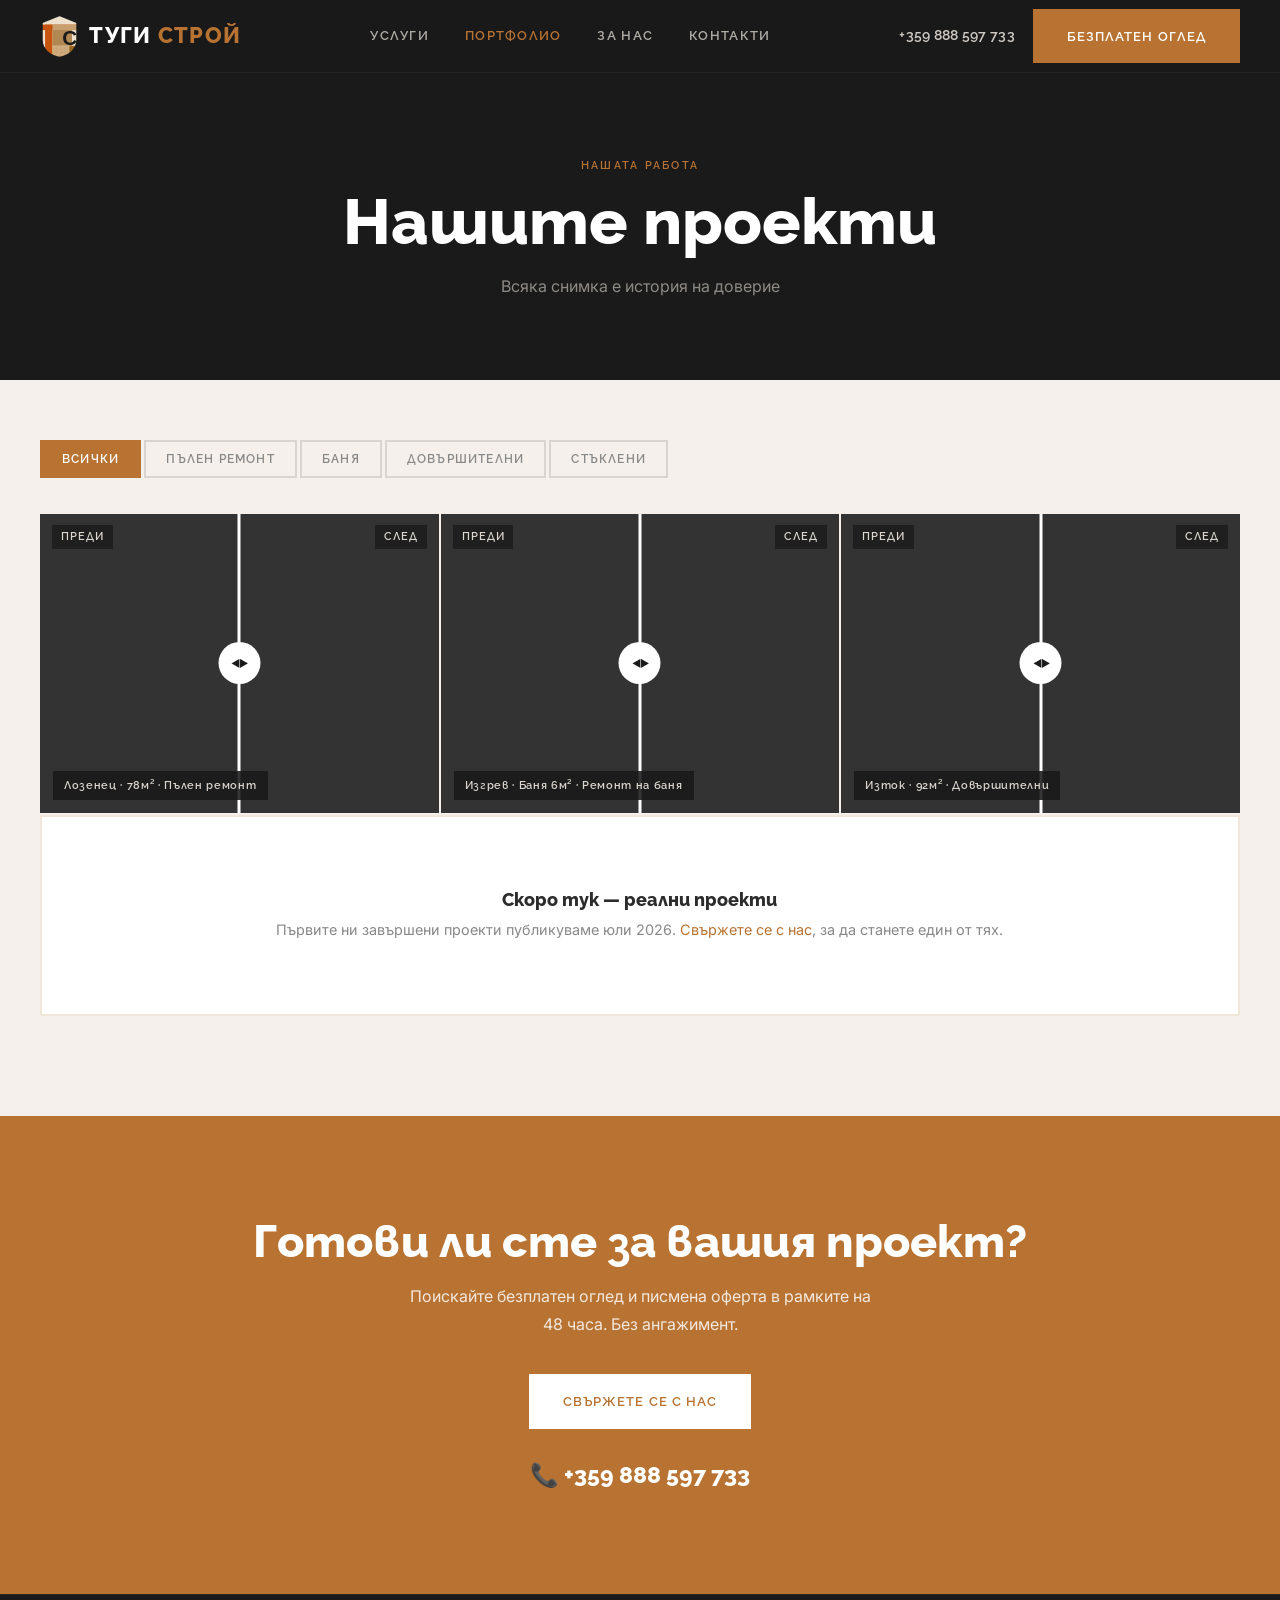
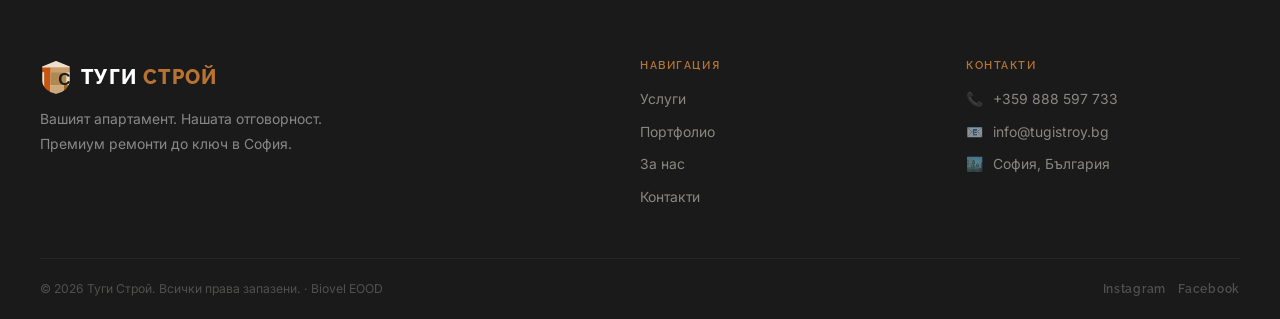
<file: portfolio.html>
<!DOCTYPE html>
<html lang="bg">
<head>
  <meta charset="UTF-8">
  <meta name="viewport" content="width=device-width, initial-scale=1.0">
  <title>Портфолио | Туги Строй</title>
  <meta name="description" content="Портфолио на Туги Строй — завършени ремонтни проекти в София. Пълни ремонти, бани, довършителни работи.">
  <link rel="preconnect" href="https://fonts.googleapis.com">
  <link rel="preconnect" href="https://fonts.gstatic.com" crossorigin>
  <link href="https://fonts.googleapis.com/css2?family=Raleway:wght@600;800&family=Inter:wght@400;500&display=swap" rel="stylesheet">
  <link rel="stylesheet" href="./style.css">
</head>
<body>

<header class="site-header">
  <div class="header-inner">
    <a href="index.html" class="logo">
      <img src="./assets/logo.svg" alt="Туги Строй" class="logo-img" width="40" height="44">
      <span class="logo-text">ТУГИ <span>СТРОЙ</span></span>
    </a>
    <nav class="main-nav">
      <a href="services.html">Услуги</a>
      <a href="portfolio.html" class="active">Портфолио</a>
      <a href="about.html">За нас</a>
      <a href="contact.html">Контакти</a>
    </nav>
    <div class="header-right">
      <a href="tel:+359888597733" class="header-tel">+359 888 597 733</a>
      <a href="contact.html" class="btn btn-primary h-cta">Безплатен оглед</a>
      <button class="hamburger" aria-label="Меню"><span></span><span></span><span></span></button>
    </div>
  </div>
  <nav class="mobile-menu">
    <a href="services.html">Услуги</a>
    <a href="portfolio.html" class="active">Портфолио</a>
    <a href="about.html">За нас</a>
    <a href="contact.html">Контакти</a>
    <a href="tel:+359888597733" class="m-tel">📞 +359 888 597 733</a>
  </nav>
</header>

<div class="page-hero">
  <div class="container">
    <span class="label">Нашата работа</span>
    <h1>Нашите проекти</h1>
    <p>Всяка снимка е история на доверие</p>
  </div>
</div>

<section class="port-sec">
  <div class="container">
    <div class="port-filter">
      <button class="f-btn active" data-filter="all">Всички</button>
      <button class="f-btn" data-filter="full">Пълен ремонт</button>
      <button class="f-btn" data-filter="bath">Баня</button>
      <button class="f-btn" data-filter="finish">Довършителни</button>
      <button class="f-btn" data-filter="glass">Стъклени</button>
    </div>

    <div class="port-grid">
      <!-- Project 1 -->
      <div class="port-item" data-cat="full">
        <div class="ba"
          data-before="https://images.unsplash.com/photo-1583847268964-b28dc8f51f92?auto=format&fit=crop&w=800&q=80"
          data-after="https://images.unsplash.com/photo-1600607687939-ce8a6c25118c?auto=format&fit=crop&w=800&q=80">
          <div class="ba-before"></div>
          <div class="ba-after"></div>
          <div class="ba-line"><div class="ba-handle">◄►</div></div>
          <div class="ba-tags"><span>Преди</span><span>След</span></div>
          <input type="range" class="ba-range" min="0" max="100" value="50">
        </div>
        <div class="port-badge">Лозенец · 78м² · Пълен ремонт</div>
      </div>

      <!-- Project 2 -->
      <div class="port-item" data-cat="bath">
        <div class="ba"
          data-before="https://images.unsplash.com/photo-1584622650111-993a426fbf0a?auto=format&fit=crop&w=800&q=80"
          data-after="https://images.unsplash.com/photo-1552321554-5fefe8c9ef14?auto=format&fit=crop&w=800&q=80">
          <div class="ba-before"></div>
          <div class="ba-after"></div>
          <div class="ba-line"><div class="ba-handle">◄►</div></div>
          <div class="ba-tags"><span>Преди</span><span>След</span></div>
          <input type="range" class="ba-range" min="0" max="100" value="50">
        </div>
        <div class="port-badge">Изгрев · Баня 6м² · Ремонт на баня</div>
      </div>

      <!-- Project 3 -->
      <div class="port-item" data-cat="finish">
        <div class="ba"
          data-before="https://images.unsplash.com/photo-1416879595882-3373a0480b5b?auto=format&fit=crop&w=800&q=80"
          data-after="https://images.unsplash.com/photo-1600210492493-0946911123ea?auto=format&fit=crop&w=800&q=80">
          <div class="ba-before"></div>
          <div class="ba-after"></div>
          <div class="ba-line"><div class="ba-handle">◄►</div></div>
          <div class="ba-tags"><span>Преди</span><span>След</span></div>
          <input type="range" class="ba-range" min="0" max="100" value="50">
        </div>
        <div class="port-badge">Изток · 92м² · Довършителни</div>
      </div>

      <!-- Coming soon banner -->
      <div class="coming-soon">
        <h3>Скоро тук — реални проекти</h3>
        <p>Първите ни завършени проекти публикуваме юли 2026. <a href="contact.html" style="color:var(--copper)">Свържете се с нас</a>, за да станете един от тях.</p>
      </div>
    </div>
  </div>
</section>

<section class="cta-band">
  <div class="container">
    <h2>Готови ли сте за вашия проект?</h2>
    <p class="cta-sub">Поискайте безплатен оглед и писмена оферта в рамките на 48 часа. Без ангажимент.</p>
    <a href="contact.html" class="btn btn-white">Свържете се с нас</a>
    <p class="cta-phone"><a href="tel:+359888597733">📞 +359 888 597 733</a></p>
  </div>
</section>

<footer class="site-footer">
  <div class="container">
    <div class="footer-grid">
      <div>
        <div class="ft-logo">
          <img src="./assets/logo.svg" alt="Туги Строй" class="ft-logo-img" width="33" height="36">
          <div class="ft-logo-text">ТУГИ <span>СТРОЙ</span></div>
        </div>
        <p class="ft-tag">Вашият апартамент. Нашата отговорност.<br>Премиум ремонти до ключ в София.</p>
      </div>
      <div>
        <h4>Навигация</h4>
        <nav class="ft-nav">
          <a href="services.html">Услуги</a>
          <a href="portfolio.html">Портфолио</a>
          <a href="about.html">За нас</a>
          <a href="contact.html">Контакти</a>
        </nav>
      </div>
      <div>
        <h4>Контакти</h4>
        <div class="ft-contact-row">📞 <a href="tel:+359888597733">+359 888 597 733</a></div>
        <div class="ft-contact-row">📧 <a href="mailto:info@tugistroy.bg">info@tugistroy.bg</a></div>
        <div class="ft-contact-row">🏙️ <span>София, България</span></div>
      </div>
    </div>
    <div class="footer-bar">
      <p>© 2026 Туги Строй. Всички права запазени. · Biovel EOOD</p>
      <div class="ft-social"><a href="#">Instagram</a><a href="#">Facebook</a></div>
    </div>
  </div>
</footer>

<script src="./script.js"></script>
</body>
</html>
</file>
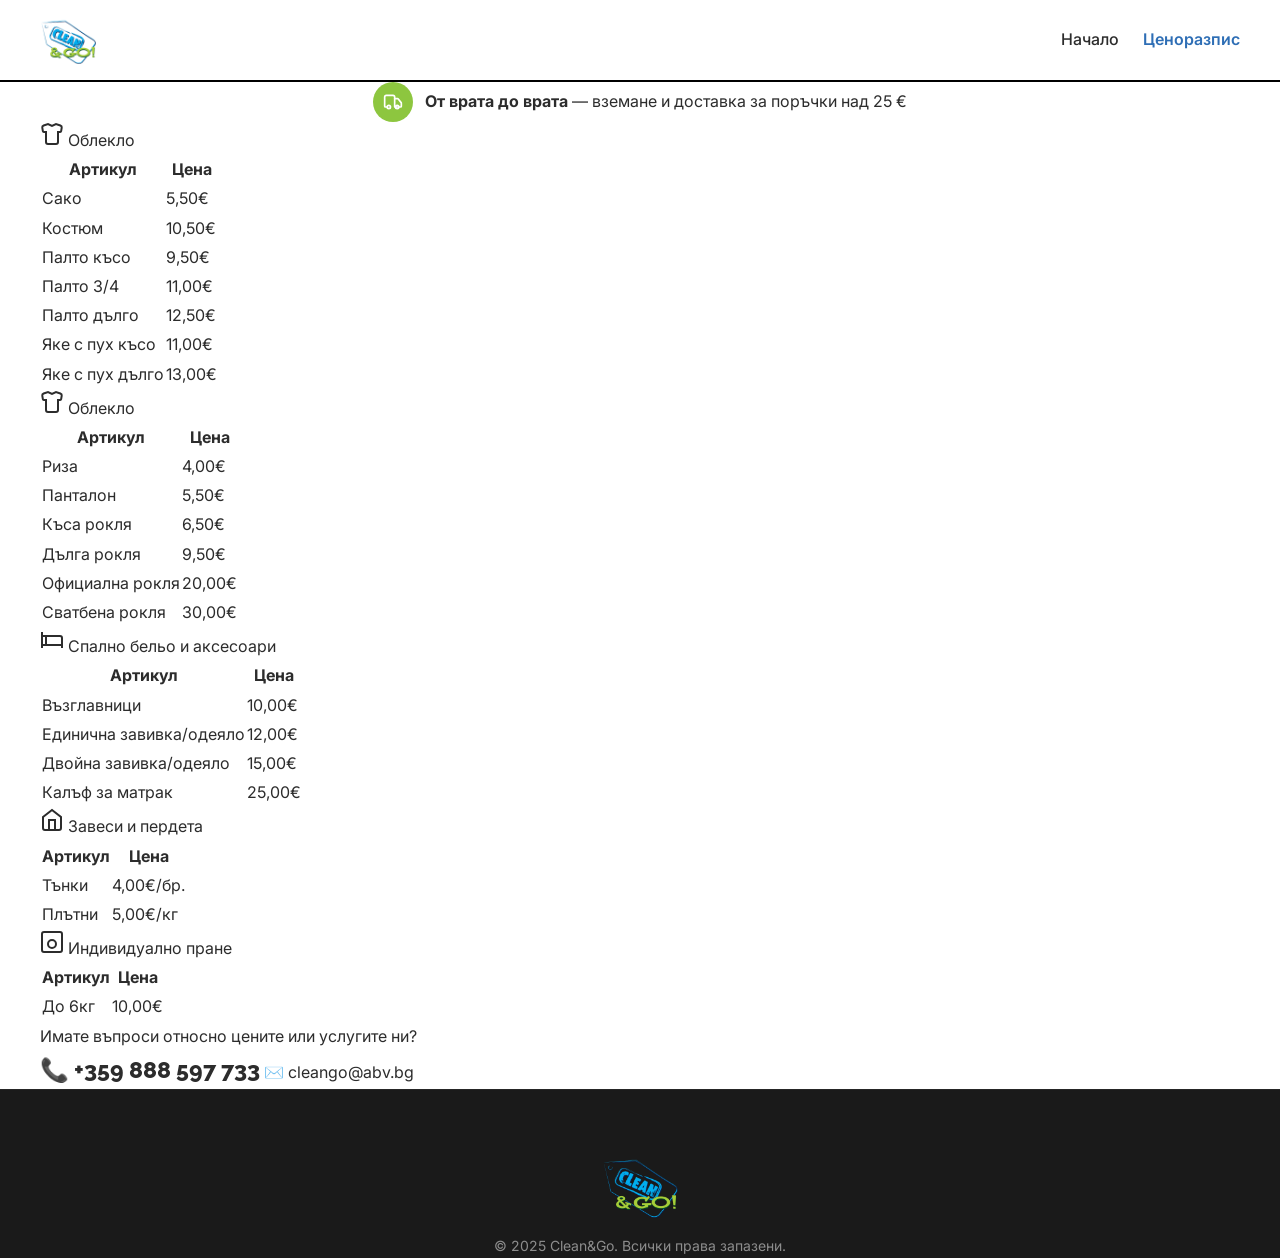
<file: pricing.html>
<!DOCTYPE html>
<html lang="bg">
<head>
  <meta charset="UTF-8">
  <meta name="viewport" content="width=device-width, initial-scale=1.0">
  <title>Ценоразпис – Clean&amp;Go | Химическо чистене София</title>
  <meta name="description" content="Ценоразпис за химическо чистене, пране и гладене в Clean&Go София. Сако от 5,50€, палто от 9,50€, риза 4,00€. Доставка от врата до врата за поръчки над 25€.">
  <meta name="author" content="Clean&Go">
  <meta name="keywords" content="ценоразпис химическо чистене, цени химическо чистене софия, Clean&Go цени">
  <link rel="icon" href="./favicon.ico?v=3" sizes="any">
  <link rel="shortcut icon" href="./favicon.ico?v=3">
  <link rel="icon" type="image/png" sizes="48x48" href="./favicon-48x48.png?v=3">
  <link rel="icon" type="image/png" sizes="64x64" href="./favicon.png?v=3">
  <link rel="apple-touch-icon" sizes="180x180" href="./apple-touch-icon.png?v=3">
  <link rel="canonical" href="https://cleango.bg/pricing.html">
  <meta property="og:type" content="website">
  <meta property="og:title" content="Ценоразпис – Clean&amp;Go">
  <meta property="og:description" content="Ценоразпис за химическо чистене, пране и гладене. Доставка от врата до врата за поръчки над 25€.">
  <link rel="stylesheet" href="./style.css">
</head>
<body>

  <!-- HEADER -->
  <header style="border-bottom: 2px solid #000; background: rgba(255,255,255,0.95); backdrop-filter: blur(8px); position: sticky; top: 0; z-index: 50;">
    <div class="container" style="display:flex; align-items:center; justify-content:space-between; padding-top:1rem; padding-bottom:1rem;">
      <a href="./index.html"><img src="./assets/logo.png" alt="Clean&amp;Go лого" style="height:48px; width:auto;"></a>
      <nav style="display:flex; align-items:center; gap:1.5rem;">
        <a href="./index.html" style="font-weight:500; transition:color 0.2s;">Начало</a>
        <a href="./pricing.html" style="font-weight:600; color:#2e6eb5;">Ценоразпис</a>
      </nav>
    </div>
  </header>

  <!-- DOOR-TO-DOOR BANNER -->
  <section class="pricing-banner">
    <div class="container" style="display:flex; align-items:center; justify-content:center; gap:0.75rem;">
      <span style="display:inline-flex; align-items:center; justify-content:center; width:40px; height:40px; border-radius:9999px; background:#8DC63F; color:#fff; flex-shrink:0;">
        <svg width="20" height="20" viewBox="0 0 24 24" fill="none" stroke="currentColor" stroke-width="2" stroke-linecap="round" stroke-linejoin="round"><path d="M14 18V6a2 2 0 00-2-2H4a2 2 0 00-2 2v11a1 1 0 001 1h2"/><path d="M15 18h2"/><path d="M19 18h2a1 1 0 001-1v-3.65a1 1 0 00-.22-.624l-3.48-4.35A1 1 0 0017.52 8H14"/><circle cx="17" cy="18" r="2"/><circle cx="7" cy="18" r="2"/></svg>
      </span>
      <p><strong>От врата до врата</strong> — вземане и доставка за поръчки над <span class="green">25 €</span></p>
    </div>
  </section>

  <!-- PRICING TABLES -->
  <section class="section">
    <div class="container">
      <div class="pricing-grid">

        <!-- Облекло 1 -->
        <div class="pricing-card">
          <div class="pricing-card-header">
            <svg width="24" height="24" viewBox="0 0 24 24" fill="none" stroke="currentColor" stroke-width="2"><path d="M20.38 3.46 16 2 12 4 8 2 3.62 3.46a2 2 0 0 0-1.34 2.23l.58 3.47a1 1 0 0 0 .99.84H6v10c0 1.1.9 2 2 2h8a2 2 0 0 0 2-2V10h2.15a1 1 0 0 0 .99-.84l.58-3.47a2 2 0 0 0-1.34-2.23z"/></svg>
            Облекло
          </div>
          <table class="pricing-table">
            <thead><tr><th>Артикул</th><th>Цена</th></tr></thead>
            <tbody>
              <tr><td>Сако</td><td>5,50€</td></tr>
              <tr><td>Костюм</td><td>10,50€</td></tr>
              <tr><td>Палто късо</td><td>9,50€</td></tr>
              <tr><td>Палто 3/4</td><td>11,00€</td></tr>
              <tr><td>Палто дълго</td><td>12,50€</td></tr>
              <tr><td>Яке с пух късо</td><td>11,00€</td></tr>
              <tr><td>Яке с пух дълго</td><td>13,00€</td></tr>
            </tbody>
          </table>
        </div>

        <!-- Облекло 2 -->
        <div class="pricing-card">
          <div class="pricing-card-header">
            <svg width="24" height="24" viewBox="0 0 24 24" fill="none" stroke="currentColor" stroke-width="2"><path d="M20.38 3.46 16 2 12 4 8 2 3.62 3.46a2 2 0 0 0-1.34 2.23l.58 3.47a1 1 0 0 0 .99.84H6v10c0 1.1.9 2 2 2h8a2 2 0 0 0 2-2V10h2.15a1 1 0 0 0 .99-.84l.58-3.47a2 2 0 0 0-1.34-2.23z"/></svg>
            Облекло
          </div>
          <table class="pricing-table">
            <thead><tr><th>Артикул</th><th>Цена</th></tr></thead>
            <tbody>
              <tr><td>Риза</td><td>4,00€</td></tr>
              <tr><td>Панталон</td><td>5,50€</td></tr>
              <tr><td>Къса рокля</td><td>6,50€</td></tr>
              <tr><td>Дълга рокля</td><td>9,50€</td></tr>
              <tr><td>Официална рокля</td><td>20,00€</td></tr>
              <tr><td>Сватбена рокля</td><td>30,00€</td></tr>
            </tbody>
          </table>
        </div>

        <!-- Спално бельо -->
        <div class="pricing-card">
          <div class="pricing-card-header">
            <svg width="24" height="24" viewBox="0 0 24 24" fill="none" stroke="currentColor" stroke-width="2"><path d="M2 4v16"/><path d="M2 8h18a2 2 0 012 2v10"/><path d="M2 17h20"/><path d="M6 8v9"/></svg>
            Спално бельо и аксесоари
          </div>
          <table class="pricing-table">
            <thead><tr><th>Артикул</th><th>Цена</th></tr></thead>
            <tbody>
              <tr><td>Възглавници</td><td>10,00€</td></tr>
              <tr><td>Единична завивка/одеяло</td><td>12,00€</td></tr>
              <tr><td>Двойна завивка/одеяло</td><td>15,00€</td></tr>
              <tr><td>Калъф за матрак</td><td>25,00€</td></tr>
            </tbody>
          </table>
        </div>

        <!-- Завеси -->
        <div class="pricing-card">
          <div class="pricing-card-header">
            <svg width="24" height="24" viewBox="0 0 24 24" fill="none" stroke="currentColor" stroke-width="2"><path d="m3 9 9-7 9 7v11a2 2 0 01-2 2H5a2 2 0 01-2-2z"/><polyline points="9 22 9 12 15 12 15 22"/></svg>
            Завеси и пердета
          </div>
          <table class="pricing-table">
            <thead><tr><th>Артикул</th><th>Цена</th></tr></thead>
            <tbody>
              <tr><td>Тънки</td><td>4,00€/бр.</td></tr>
              <tr><td>Плътни</td><td>5,00€/кг</td></tr>
            </tbody>
          </table>
        </div>

        <!-- Индивидуално пране -->
        <div class="pricing-card">
          <div class="pricing-card-header">
            <svg width="24" height="24" viewBox="0 0 24 24" fill="none" stroke="currentColor" stroke-width="2"><rect x="2" y="2" width="20" height="20" rx="2"/><circle cx="12" cy="14" r="4"/><path d="M12 6h.01"/></svg>
            Индивидуално пране
          </div>
          <table class="pricing-table">
            <thead><tr><th>Артикул</th><th>Цена</th></tr></thead>
            <tbody>
              <tr><td>До 6кг</td><td>10,00€</td></tr>
            </tbody>
          </table>
        </div>

      </div>

      <!-- CTA -->
      <div class="pricing-cta">
        <p>Имате въпроси относно цените или услугите ни?</p>
        <div class="pricing-cta-btns">
          <a href="tel:+359888597733" class="cta-phone">📞 +359 888 597 733</a>
          <a href="mailto:cleango@abv.bg" class="cta-email">✉️ cleango@abv.bg</a>
        </div>
      </div>
    </div>
  </section>

  <!-- FOOTER -->
  <footer class="site-footer">
    <div class="container" style="text-align:center;">
      <img src="./assets/logo.png" alt="Clean&amp;Go" style="height:64px; width:auto; margin:0 auto 1rem;">
      <p style="color:rgba(255,255,255,0.5); font-size:0.875rem;">&copy; 2025 Clean&amp;Go. Всички права запазени.</p>
    </div>
  </footer>

</body>
</html>
</file>
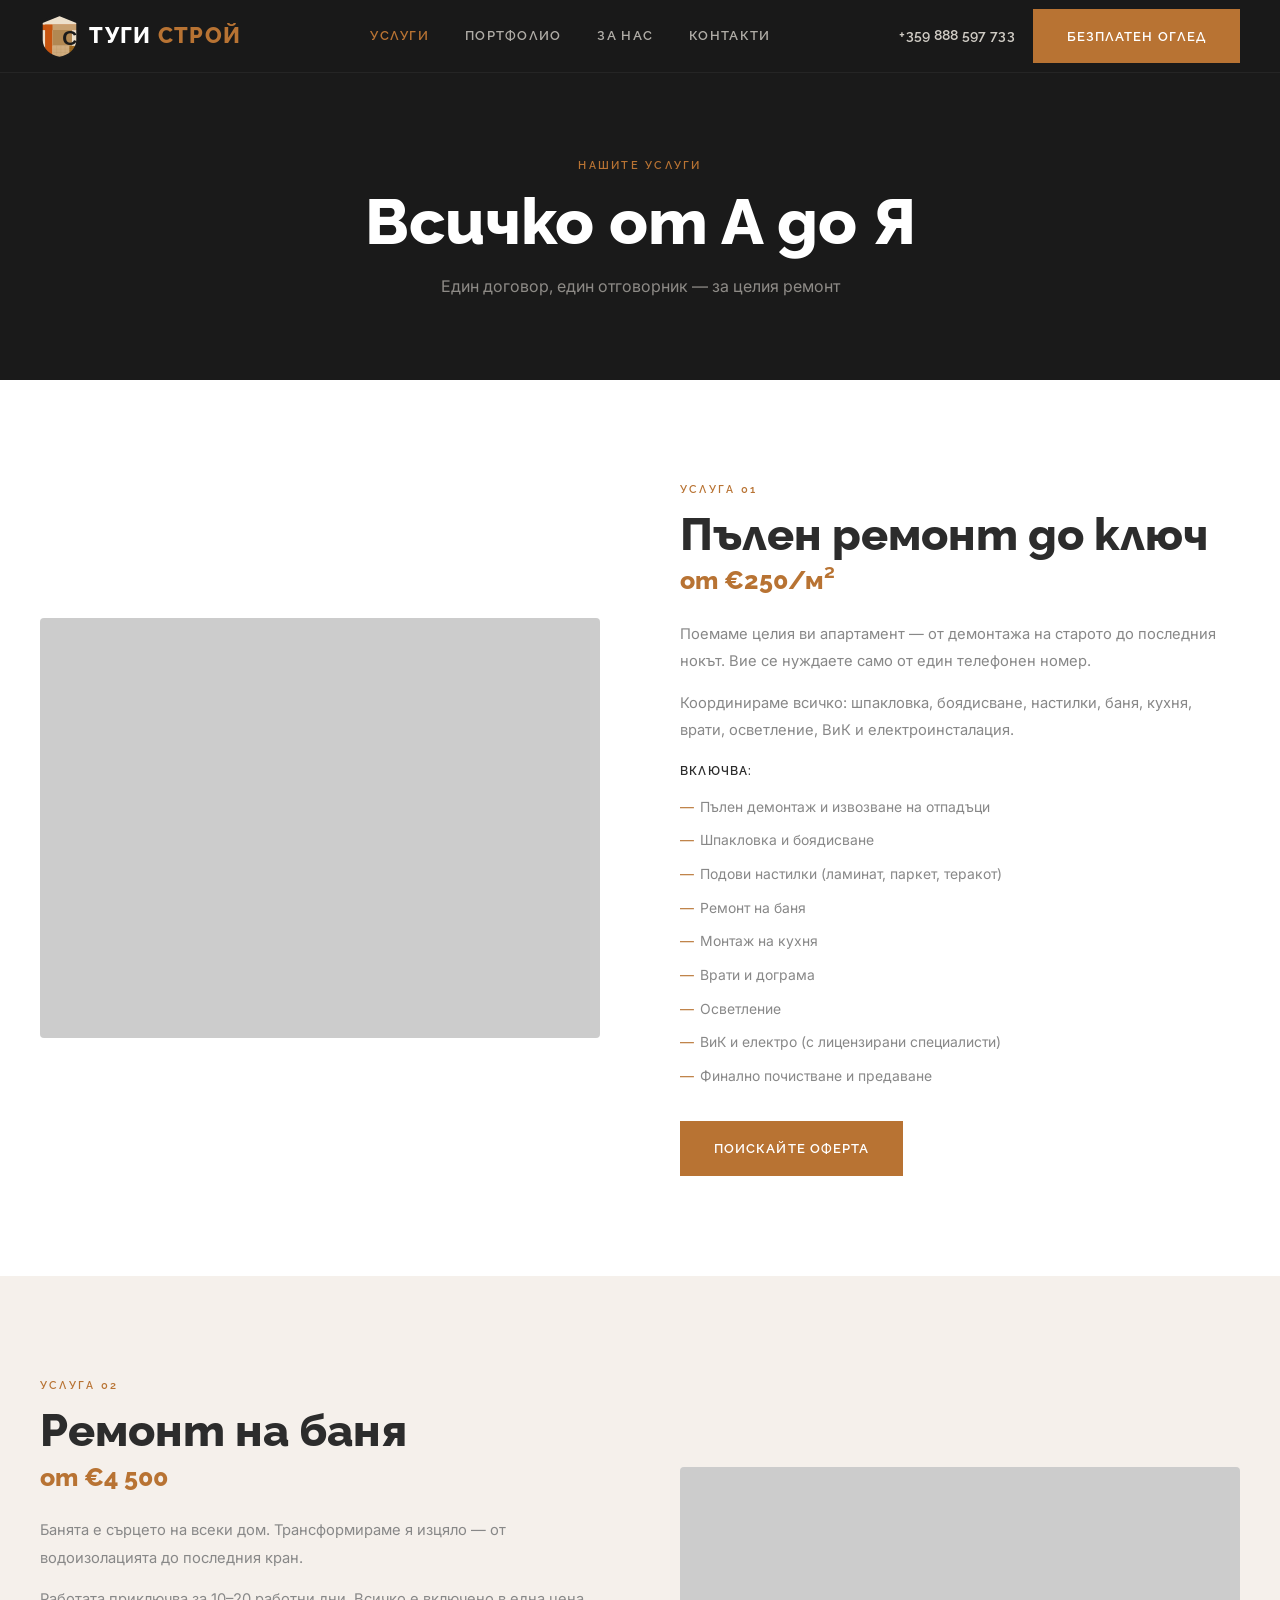
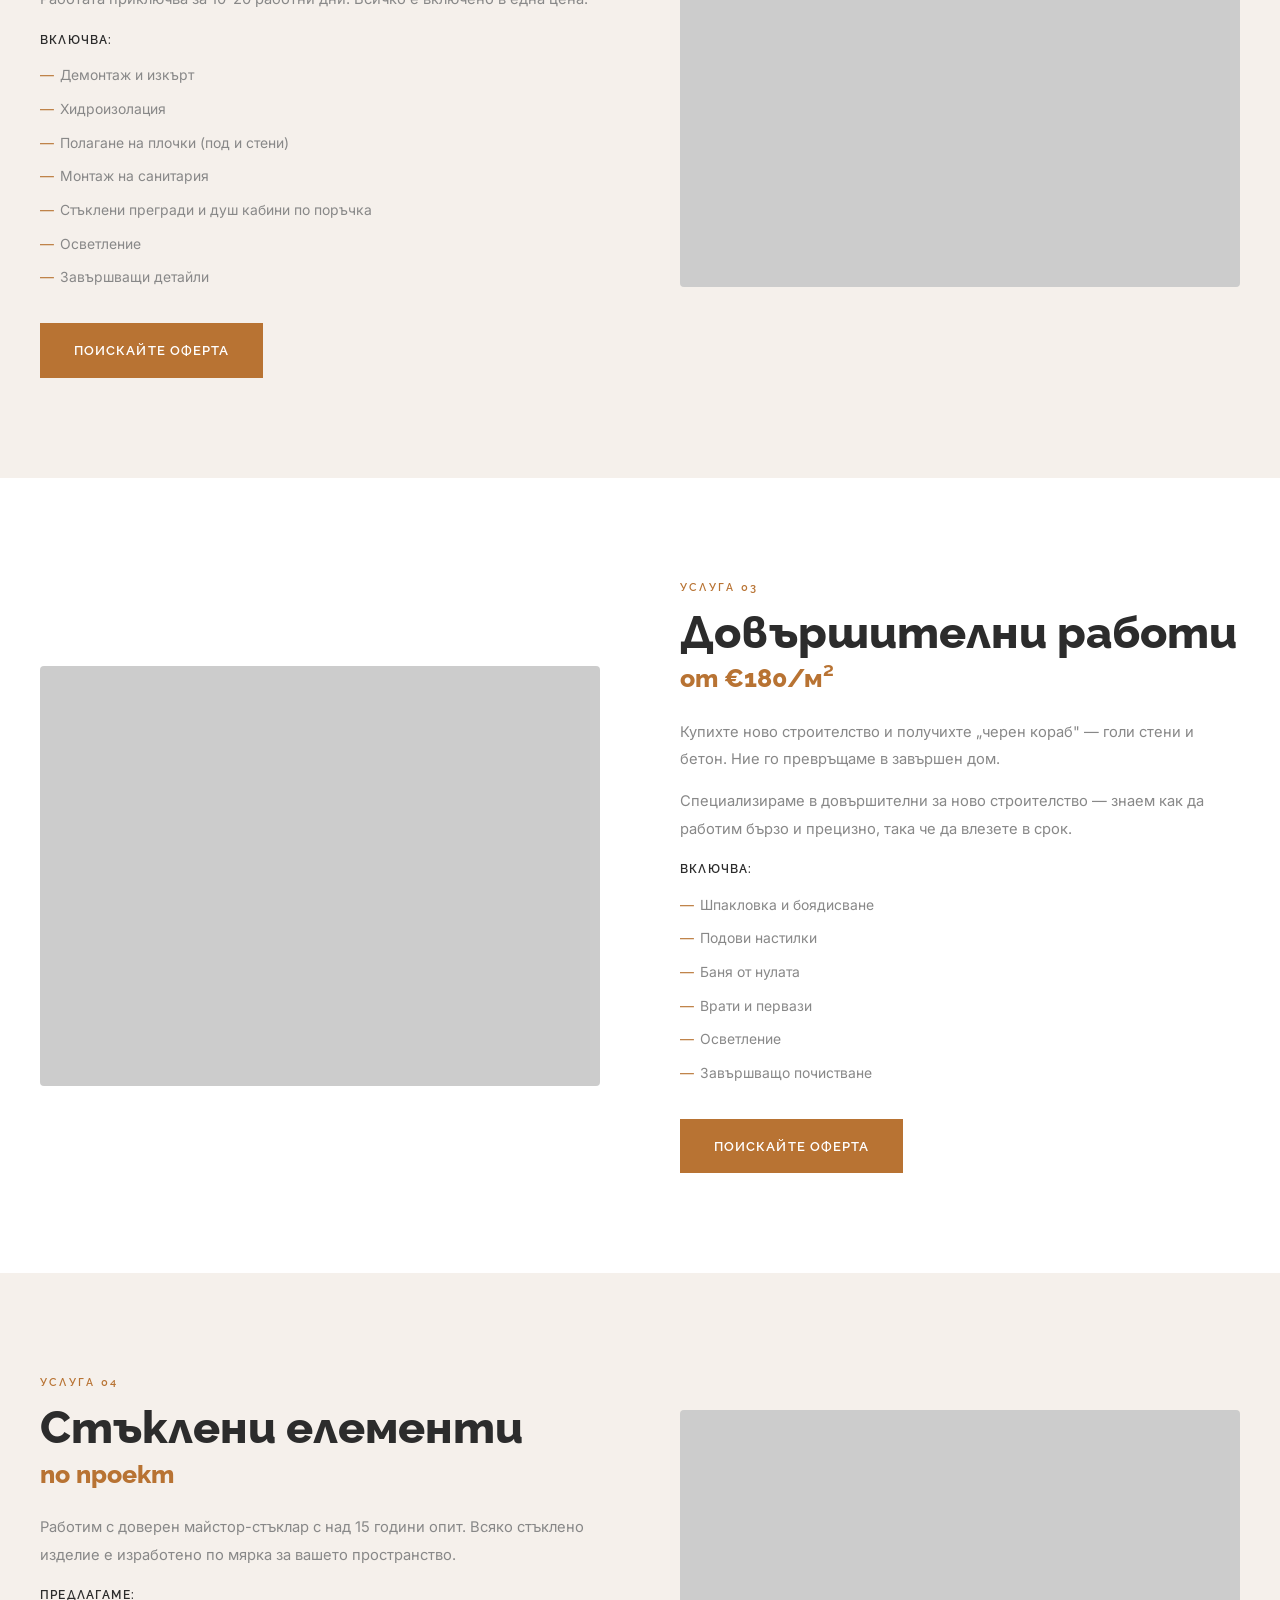
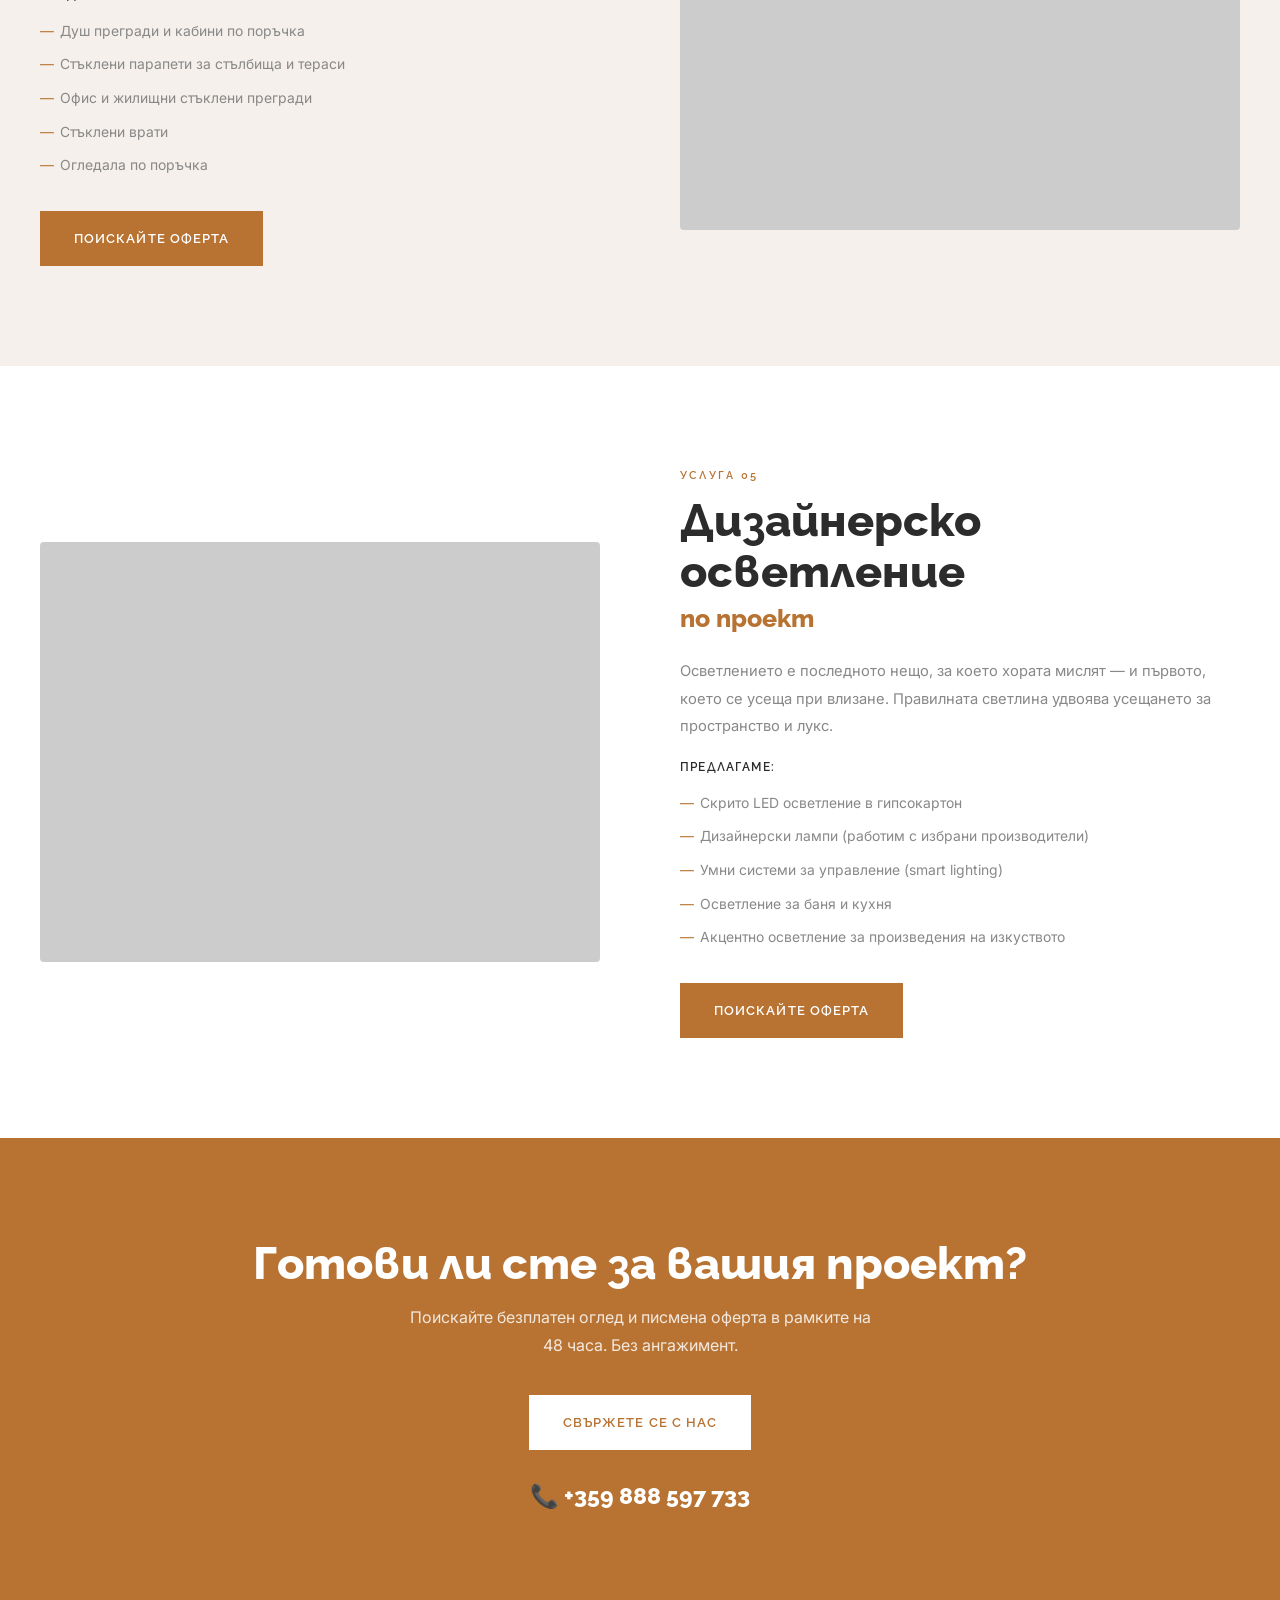
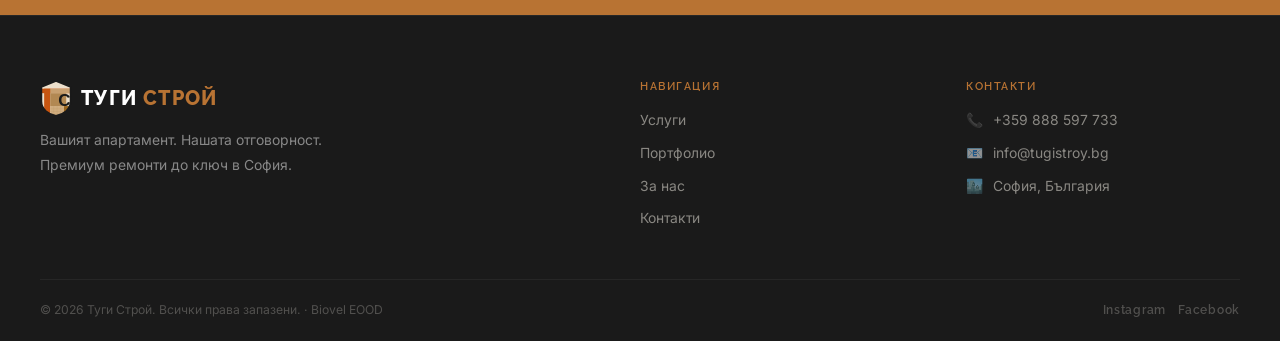
<file: services.html>
<!DOCTYPE html>
<html lang="bg">
<head>
  <meta charset="UTF-8">
  <meta name="viewport" content="width=device-width, initial-scale=1.0">
  <title>Услуги | Туги Строй</title>
  <meta name="description" content="Пълен ремонт до ключ, ремонт на баня, довършителни работи, стъклени елементи и дизайнерско осветление в София. Фиксирана цена и срок.">
  <link rel="preconnect" href="https://fonts.googleapis.com">
  <link rel="preconnect" href="https://fonts.gstatic.com" crossorigin>
  <link href="https://fonts.googleapis.com/css2?family=Raleway:wght@600;800&family=Inter:wght@400;500&display=swap" rel="stylesheet">
  <link rel="stylesheet" href="./style.css">
</head>
<body>

<header class="site-header">
  <div class="header-inner">
    <a href="index.html" class="logo">
      <img src="./assets/logo.svg" alt="Туги Строй" class="logo-img" width="40" height="44">
      <span class="logo-text">ТУГИ <span>СТРОЙ</span></span>
    </a>
    <nav class="main-nav">
      <a href="services.html" class="active">Услуги</a>
      <a href="portfolio.html">Портфолио</a>
      <a href="about.html">За нас</a>
      <a href="contact.html">Контакти</a>
    </nav>
    <div class="header-right">
      <a href="tel:+359888597733" class="header-tel">+359 888 597 733</a>
      <a href="contact.html" class="btn btn-primary h-cta">Безплатен оглед</a>
      <button class="hamburger" aria-label="Меню"><span></span><span></span><span></span></button>
    </div>
  </div>
  <nav class="mobile-menu">
    <a href="services.html" class="active">Услуги</a>
    <a href="portfolio.html">Портфолио</a>
    <a href="about.html">За нас</a>
    <a href="contact.html">Контакти</a>
    <a href="tel:+359888597733" class="m-tel">📞 +359 888 597 733</a>
  </nav>
</header>

<div class="page-hero">
  <div class="container">
    <span class="label">Нашите услуги</span>
    <h1>Всичко от А до Я</h1>
    <p>Един договор, един отговорник — за целия ремонт</p>
  </div>
</div>

<!-- SERVICE 1 — Пълен ремонт -->
<section id="full" class="srv-detail">
  <div class="container">
    <div class="srv-detail-inner">
      <div class="srv-detail-img" style="background-image:url('https://images.unsplash.com/photo-1600607687939-ce8a6c25118c?auto=format&fit=crop&w=900&q=80')"></div>
      <div class="srv-detail-body">
        <span class="label">Услуга 01</span>
        <h2>Пълен ремонт до ключ</h2>
        <span class="price">от €250/м²</span>
        <p>Поемаме целия ви апартамент — от демонтажа на старото до последния нокът. Вие се нуждаете само от един телефонен номер.</p>
        <p>Координираме всичко: шпакловка, боядисване, настилки, баня, кухня, врати, осветление, ВиК и електроинсталация.</p>
        <div class="includes">
          <h4>Включва:</h4>
          <ul>
            <li>Пълен демонтаж и извозване на отпадъци</li>
            <li>Шпакловка и боядисване</li>
            <li>Подови настилки (ламинат, паркет, теракот)</li>
            <li>Ремонт на баня</li>
            <li>Монтаж на кухня</li>
            <li>Врати и дограма</li>
            <li>Осветление</li>
            <li>ВиК и електро (с лицензирани специалисти)</li>
            <li>Финално почистване и предаване</li>
          </ul>
        </div>
        <a href="contact.html" class="btn btn-primary">Поискайте оферта</a>
      </div>
    </div>
  </div>
</section>

<!-- SERVICE 2 — Баня -->
<section id="bathroom" class="srv-detail rev">
  <div class="container">
    <div class="srv-detail-inner">
      <div class="srv-detail-img" style="background-image:url('https://images.unsplash.com/photo-1552321554-5fefe8c9ef14?auto=format&fit=crop&w=900&q=80')"></div>
      <div class="srv-detail-body">
        <span class="label">Услуга 02</span>
        <h2>Ремонт на баня</h2>
        <span class="price">от €4 500</span>
        <p>Банята е сърцето на всеки дом. Трансформираме я изцяло — от водоизолацията до последния кран.</p>
        <p>Работата приключва за 10–20 работни дни. Всичко е включено в една цена.</p>
        <div class="includes">
          <h4>Включва:</h4>
          <ul>
            <li>Демонтаж и изкърт</li>
            <li>Хидроизолация</li>
            <li>Полагане на плочки (под и стени)</li>
            <li>Монтаж на санитария</li>
            <li>Стъклени прегради и душ кабини по поръчка</li>
            <li>Осветление</li>
            <li>Завършващи детайли</li>
          </ul>
        </div>
        <a href="contact.html" class="btn btn-primary">Поискайте оферта</a>
      </div>
    </div>
  </div>
</section>

<!-- SERVICE 3 — Довършителни -->
<section id="finishing" class="srv-detail">
  <div class="container">
    <div class="srv-detail-inner">
      <div class="srv-detail-img" style="background-image:url('https://images.unsplash.com/photo-1560185007-cde436f6a4d0?auto=format&fit=crop&w=900&q=80')"></div>
      <div class="srv-detail-body">
        <span class="label">Услуга 03</span>
        <h2>Довършителни работи</h2>
        <span class="price">от €180/м²</span>
        <p>Купихте ново строителство и получихте „черен кораб" — голи стени и бетон. Ние го превръщаме в завършен дом.</p>
        <p>Специализираме в довършителни за ново строителство — знаем как да работим бързо и прецизно, така че да влезете в срок.</p>
        <div class="includes">
          <h4>Включва:</h4>
          <ul>
            <li>Шпакловка и боядисване</li>
            <li>Подови настилки</li>
            <li>Баня от нулата</li>
            <li>Врати и первази</li>
            <li>Осветление</li>
            <li>Завършващо почистване</li>
          </ul>
        </div>
        <a href="contact.html" class="btn btn-primary">Поискайте оферта</a>
      </div>
    </div>
  </div>
</section>

<!-- SERVICE 4 — Стъкло -->
<section id="glass" class="srv-detail rev">
  <div class="container">
    <div class="srv-detail-inner">
      <div class="srv-detail-img" style="background-image:url('https://images.unsplash.com/photo-1584622650111-993a426fbf0a?auto=format&fit=crop&w=900&q=80')"></div>
      <div class="srv-detail-body">
        <span class="label">Услуга 04</span>
        <h2>Стъклени елементи</h2>
        <span class="price">по проект</span>
        <p>Работим с доверен майстор-стъклар с над 15 години опит. Всяко стъклено изделие е изработено по мярка за вашето пространство.</p>
        <div class="includes">
          <h4>Предлагаме:</h4>
          <ul>
            <li>Душ прегради и кабини по поръчка</li>
            <li>Стъклени парапети за стълбища и тераси</li>
            <li>Офис и жилищни стъклени прегради</li>
            <li>Стъклени врати</li>
            <li>Огледала по поръчка</li>
          </ul>
        </div>
        <a href="contact.html" class="btn btn-primary">Поискайте оферта</a>
      </div>
    </div>
  </div>
</section>

<!-- SERVICE 5 — Осветление -->
<section id="lighting" class="srv-detail">
  <div class="container">
    <div class="srv-detail-inner">
      <div class="srv-detail-img" style="background-image:url('https://images.unsplash.com/photo-1565538810643-b5bdb714032a?auto=format&fit=crop&w=900&q=80')"></div>
      <div class="srv-detail-body">
        <span class="label">Услуга 05</span>
        <h2>Дизайнерско осветление</h2>
        <span class="price">по проект</span>
        <p>Осветлението е последното нещо, за което хората мислят — и първото, което се усеща при влизане. Правилната светлина удвоява усещането за пространство и лукс.</p>
        <div class="includes">
          <h4>Предлагаме:</h4>
          <ul>
            <li>Скрито LED осветление в гипсокартон</li>
            <li>Дизайнерски лампи (работим с избрани производители)</li>
            <li>Умни системи за управление (smart lighting)</li>
            <li>Осветление за баня и кухня</li>
            <li>Акцентно осветление за произведения на изкуството</li>
          </ul>
        </div>
        <a href="contact.html" class="btn btn-primary">Поискайте оферта</a>
      </div>
    </div>
  </div>
</section>

<!-- CTA -->
<section class="cta-band">
  <div class="container">
    <h2>Готови ли сте за вашия проект?</h2>
    <p class="cta-sub">Поискайте безплатен оглед и писмена оферта в рамките на 48 часа. Без ангажимент.</p>
    <a href="contact.html" class="btn btn-white">Свържете се с нас</a>
    <p class="cta-phone"><a href="tel:+359888597733">📞 +359 888 597 733</a></p>
  </div>
</section>

<footer class="site-footer">
  <div class="container">
    <div class="footer-grid">
      <div>
        <div class="ft-logo">
          <img src="./assets/logo.svg" alt="Туги Строй" class="ft-logo-img" width="33" height="36">
          <div class="ft-logo-text">ТУГИ <span>СТРОЙ</span></div>
        </div>
        <p class="ft-tag">Вашият апартамент. Нашата отговорност.<br>Премиум ремонти до ключ в София.</p>
      </div>
      <div>
        <h4>Навигация</h4>
        <nav class="ft-nav">
          <a href="services.html">Услуги</a>
          <a href="portfolio.html">Портфолио</a>
          <a href="about.html">За нас</a>
          <a href="contact.html">Контакти</a>
        </nav>
      </div>
      <div>
        <h4>Контакти</h4>
        <div class="ft-contact-row">📞 <a href="tel:+359888597733">+359 888 597 733</a></div>
        <div class="ft-contact-row">📧 <a href="mailto:info@tugistroy.bg">info@tugistroy.bg</a></div>
        <div class="ft-contact-row">🏙️ <span>София, България</span></div>
      </div>
    </div>
    <div class="footer-bar">
      <p>© 2026 Туги Строй. Всички права запазени. · Biovel EOOD</p>
      <div class="ft-social"><a href="#">Instagram</a><a href="#">Facebook</a></div>
    </div>
  </div>
</footer>

<script src="./script.js"></script>
</body>
</html>
</file>
<file: style.css>
@import url('https://fonts.googleapis.com/css2?family=Raleway:wght@600;800&family=Inter:wght@400;500&display=swap');

:root {
  --dark: #1A1A1A;
  --ivory: #F5F0EB;
  --copper: #B87333;
  --text-on-dark: #F0EBE3;
  --text-on-light: #2C2C2C;
  --subtext: #888888;
  --border: #E5E0D8;
  --fh: 'Raleway', sans-serif;
  --fb: 'Inter', sans-serif;
  --mw: 1280px;
}

*, *::before, *::after { margin: 0; padding: 0; box-sizing: border-box; }
html { scroll-behavior: smooth; }
body { font-family: var(--fb); font-size: 16px; line-height: 1.7; color: var(--text-on-light); background: #fff; -webkit-font-smoothing: antialiased; }
img { max-width: 100%; height: auto; display: block; }
a { text-decoration: none; color: inherit; }
ul { list-style: none; }

h1, h2, h3, h4 { font-family: var(--fh); font-weight: 800; line-height: 1.15; }
h1 { font-size: clamp(2.4rem, 5vw, 4.8rem); }
h2 { font-size: clamp(1.9rem, 3.5vw, 2.8rem); }
h3 { font-size: clamp(1.05rem, 2vw, 1.3rem); }

.label {
  font-family: var(--fh); font-weight: 600;
  font-size: 0.7rem; letter-spacing: 0.2em;
  text-transform: uppercase; color: var(--copper);
  display: block; margin-bottom: 10px;
}

.container { max-width: var(--mw); margin: 0 auto; padding: 0 40px; }

/* ─── BUTTONS ─────────────────────── */
.btn {
  display: inline-block; padding: 14px 32px;
  font-family: var(--fh); font-weight: 600; font-size: 0.84rem;
  letter-spacing: 0.08em; text-transform: uppercase;
  border-radius: 0; cursor: pointer; transition: all 0.2s;
  border: 2px solid transparent; text-align: center; white-space: nowrap;
}
.btn-primary  { background: var(--copper); color: #fff; border-color: var(--copper); }
.btn-primary:hover  { background: #9a6228; border-color: #9a6228; }
.btn-outline  { background: transparent; color: #fff; border-color: rgba(255,255,255,0.65); }
.btn-outline:hover  { background: #fff; color: var(--dark); border-color: #fff; }
.btn-dark     { background: transparent; color: var(--dark); border-color: var(--dark); }
.btn-dark:hover { background: var(--dark); color: #fff; }
.btn-white    { background: #fff; color: var(--copper); border-color: #fff; }
.btn-white:hover { background: transparent; color: #fff; }
.link-copper  {
  font-family: var(--fh); font-weight: 600; font-size: 0.82rem;
  letter-spacing: 0.07em; text-transform: uppercase;
  color: var(--copper); transition: color 0.2s; display: inline-block;
}
.link-copper:hover { color: #9a6228; }

/* ─── HEADER ──────────────────────── */
.site-header {
  position: fixed; top: 0; left: 0; right: 0; z-index: 999;
  background: rgba(26,26,26,0.97); backdrop-filter: blur(10px);
  border-bottom: 1px solid rgba(255,255,255,0.05);
}
.header-inner {
  display: flex; align-items: center; justify-content: space-between;
  height: 72px; max-width: var(--mw); margin: 0 auto; padding: 0 40px;
}
.logo { display: flex; align-items: center; gap: 10px; flex-shrink: 0; }
.logo-img { height: 44px; width: auto; display: block; }
.logo-text { font-family: var(--fh); font-weight: 800; font-size: 1.35rem; color: #fff; letter-spacing: 0.06em; }
.logo-text span { color: var(--copper); }
.main-nav { display: flex; align-items: center; gap: 36px; }
.main-nav a {
  font-family: var(--fh); font-weight: 600; font-size: 0.8rem;
  letter-spacing: 0.1em; text-transform: uppercase;
  color: rgba(240,235,227,0.7); transition: color 0.2s;
}
.main-nav a:hover, .main-nav a.active { color: var(--copper); }
.header-right { display: flex; align-items: center; gap: 18px; }
.header-tel {
  font-family: var(--fh); font-weight: 600; font-size: 0.86rem;
  color: rgba(240,235,227,0.85); letter-spacing: 0.02em;
}
.hamburger {
  display: none; flex-direction: column; gap: 5px;
  background: none; border: none; cursor: pointer; padding: 4px;
}
.hamburger span { display: block; width: 24px; height: 2px; background: #fff; transition: all 0.3s; }
.hamburger.open span:nth-child(1) { transform: rotate(45deg) translate(5px, 5px); }
.hamburger.open span:nth-child(2) { opacity: 0; }
.hamburger.open span:nth-child(3) { transform: rotate(-45deg) translate(5px, -5px); }
.mobile-menu { display: none; background: var(--dark); border-top: 1px solid rgba(255,255,255,0.05); }
.mobile-menu.open { display: block; }
.mobile-menu a {
  display: block; padding: 14px 24px;
  font-family: var(--fh); font-weight: 600; font-size: 0.86rem;
  letter-spacing: 0.09em; text-transform: uppercase;
  color: rgba(240,235,227,0.7); border-bottom: 1px solid rgba(255,255,255,0.05);
  transition: color 0.2s;
}
.mobile-menu a:hover { color: var(--copper); }
.mobile-menu .m-tel { color: var(--copper) !important; font-size: 0.96rem; }

/* ─── HERO ────────────────────────── */
.hero {
  position: relative; min-height: 100vh;
  display: flex; align-items: center; background: var(--dark);
}
.hero-bg {
  position: absolute; inset: 0; background-size: cover; background-position: center;
  background-image: url('https://images.unsplash.com/photo-1600607687939-ce8a6c25118c?auto=format&fit=crop&w=1920&q=80');
}
.hero-overlay { position: absolute; inset: 0; background: rgba(26,26,26,0.58); }
.hero-content { position: relative; z-index: 1; max-width: 760px; padding: 130px 40px 80px; }
.hero h1 { color: #fff; margin-bottom: 24px; }
.hero-sub { font-size: 1.05rem; color: rgba(240,235,227,0.72); line-height: 1.85; max-width: 480px; margin-bottom: 40px; }
.hero-btns { display: flex; gap: 14px; flex-wrap: wrap; }

/* ─── TRUST PILLARS ───────────────── */
.trust { background: var(--dark); padding: 80px 0; border-top: 1px solid rgba(255,255,255,0.06); }
.trust-grid { display: grid; grid-template-columns: repeat(3,1fr); }
.trust-item { padding: 44px 40px; border-right: 1px solid rgba(255,255,255,0.07); }
.trust-item:last-child { border-right: none; }
.trust-icon { font-size: 1.7rem; color: var(--copper); margin-bottom: 18px; }
.trust-item h3 { font-family: var(--fh); font-weight: 800; font-size: 0.88rem; letter-spacing: 0.12em; text-transform: uppercase; color: #fff; margin-bottom: 12px; }
.trust-item p { font-size: 0.91rem; color: var(--subtext); line-height: 1.75; }

/* ─── SECTION HEADER ──────────────── */
.sec-head { margin-bottom: 56px; }
.sec-head h2 { margin-bottom: 12px; }
.sec-head p { font-size: 0.98rem; color: var(--subtext); max-width: 520px; }
.sec-head.center { text-align: center; }
.sec-head.center p { margin: 0 auto; }
.sec-head.on-dark h2 { color: var(--text-on-dark); }
.sec-head.on-dark p { color: rgba(240,235,227,0.42); }

/* ─── SERVICES GRID ───────────────── */
.services-sec { background: var(--ivory); padding: 100px 0; }
.srv-grid { display: grid; grid-template-columns: repeat(6,1fr); gap: 2px; }
.srv-card { grid-column: span 2; background: #fff; overflow: hidden; transition: transform 0.25s; }
.srv-card:hover { transform: translateY(-5px); }
.srv-grid .srv-card:nth-child(4) { grid-column: 2 / span 2; }
.srv-img { aspect-ratio: 4/3; background-size: cover; background-position: center; background-color: #ccc; }
.srv-body { padding: 26px 26px 30px; }
.srv-body h3 { font-family: var(--fh); font-weight: 800; font-size: 0.9rem; text-transform: uppercase; letter-spacing: 0.07em; color: var(--text-on-light); margin-bottom: 10px; }
.srv-body p { font-size: 0.87rem; color: var(--subtext); line-height: 1.75; margin-bottom: 14px; }
.srv-price { font-family: var(--fh); font-weight: 600; color: var(--copper); font-size: 0.87rem; margin-bottom: 14px; letter-spacing: 0.03em; }

/* ─── PORTFOLIO PREVIEW ───────────── */
.portfolio-prev { background: var(--dark); padding: 100px 0; }
.proj-grid { display: grid; grid-template-columns: repeat(3,1fr); gap: 2px; }
.proj-card { position: relative; overflow: hidden; background: #222; }
.proj-badge {
  position: absolute; bottom: 14px; left: 14px; z-index: 3;
  background: rgba(26,26,26,0.88); color: rgba(240,235,227,0.9);
  padding: 5px 11px; font-family: var(--fh); font-size: 0.7rem;
  font-weight: 600; letter-spacing: 0.06em;
}
.proj-cta { text-align: center; margin-top: 48px; }

/* ─── BEFORE / AFTER SLIDER ───────── */
.ba {
  position: relative; overflow: hidden; cursor: ew-resize;
  aspect-ratio: 4/3; background: #333; user-select: none;
}
.ba-before, .ba-after { position: absolute; inset: 0; background-size: cover; background-position: center; }
.ba-after { clip-path: polygon(0 0, var(--p,50%) 0, var(--p,50%) 100%, 0 100%); }
.ba-line {
  position: absolute; top: 0; bottom: 0; left: var(--p,50%);
  width: 3px; background: #fff; transform: translateX(-50%); pointer-events: none;
}
.ba-handle {
  position: absolute; top: 50%; left: 50%;
  transform: translate(-50%,-50%); width: 42px; height: 42px;
  border-radius: 50%; background: #fff; display: flex; align-items: center;
  justify-content: center; font-size: 0.62rem; color: var(--dark);
  font-weight: bold; pointer-events: none; letter-spacing: -1px;
}
.ba-range {
  position: absolute; inset: 0; width: 100%; height: 100%;
  opacity: 0; cursor: ew-resize; margin: 0; border: none;
  z-index: 5; -webkit-appearance: none; appearance: none;
}
.ba-tags {
  position: absolute; top: 11px; left: 0; right: 0;
  display: flex; justify-content: space-between;
  padding: 0 12px; pointer-events: none; z-index: 4;
}
.ba-tags span {
  background: rgba(26,26,26,0.78); color: rgba(240,235,227,0.9);
  padding: 3px 9px; font-family: var(--fh); font-size: 0.67rem;
  font-weight: 600; letter-spacing: 0.09em; text-transform: uppercase;
}

/* ─── HOW WE WORK ─────────────────── */
.how-sec { background: var(--ivory); padding: 100px 0; }
.steps { display: grid; grid-template-columns: repeat(4,1fr); gap: 0; }
.step { padding: 0 28px 0 0; }
.step-num {
  font-family: var(--fh); font-weight: 800; font-size: 2.1rem;
  color: var(--copper); margin-bottom: 18px;
  display: flex; align-items: center; gap: 10px;
}
.step-num::after { content: ''; flex: 1; height: 1px; background: rgba(184,115,51,0.25); }
.step:last-child .step-num::after { display: none; }
.step h3 { font-family: var(--fh); font-weight: 800; font-size: 0.86rem; letter-spacing: 0.1em; text-transform: uppercase; color: var(--text-on-light); margin-bottom: 10px; }
.step p { font-size: 0.86rem; color: var(--subtext); line-height: 1.75; }

/* ─── TESTIMONIALS ────────────────── */
.reviews { background: var(--dark); padding: 100px 0; }
.reviews-grid { display: grid; grid-template-columns: repeat(3,1fr); gap: 2px; }
.review { padding: 34px; background: rgba(255,255,255,0.03); border-top: 3px solid var(--copper); }
.review-text { font-style: italic; color: rgba(240,235,227,0.76); line-height: 1.85; font-size: 0.91rem; margin-bottom: 18px; }
.review-text::before { content: '❝ '; color: var(--copper); font-size: 1.3rem; font-style: normal; vertical-align: -4px; }
.review-author { font-family: var(--fh); font-weight: 600; font-size: 0.78rem; color: rgba(240,235,227,0.48); letter-spacing: 0.05em; }
.review-stars { color: var(--copper); font-size: 0.85rem; margin-top: 6px; }

/* ─── FINAL CTA ───────────────────── */
.cta-band { background: var(--copper); padding: 100px 0; text-align: center; }
.cta-band h2 { color: #fff; margin-bottom: 14px; }
.cta-band .cta-sub { color: rgba(255,255,255,0.84); font-size: 1rem; max-width: 480px; margin: 0 auto 36px; line-height: 1.75; }
.cta-phone { margin-top: 26px; font-family: var(--fh); font-weight: 800; font-size: 1.45rem; }
.cta-phone a { color: #fff; }

/* ─── FOOTER ──────────────────────── */
.site-footer { background: var(--dark); border-top: 1px solid rgba(255,255,255,0.05); padding: 64px 0 0; }
.footer-grid { display: grid; grid-template-columns: 2fr 1fr 1fr; gap: 52px; padding-bottom: 48px; }
.ft-logo { display: flex; align-items: center; gap: 9px; margin-bottom: 12px; }
.ft-logo-img { height: 36px; width: auto; display: block; }
.ft-logo-text { font-family: var(--fh); font-weight: 800; font-size: 1.25rem; color: #fff; letter-spacing: 0.06em; }
.ft-logo-text span { color: var(--copper); }
.ft-tag { color: var(--subtext); font-size: 0.87rem; line-height: 1.75; }
.site-footer h4 { font-family: var(--fh); font-weight: 600; font-size: 0.7rem; letter-spacing: 0.14em; text-transform: uppercase; color: var(--copper); margin-bottom: 16px; }
.ft-nav { display: flex; flex-direction: column; gap: 9px; }
.ft-nav a { color: rgba(240,235,227,0.52); font-size: 0.87rem; transition: color 0.2s; }
.ft-nav a:hover { color: #fff; }
.ft-contact-row { display: flex; gap: 10px; color: rgba(240,235,227,0.52); font-size: 0.87rem; margin-bottom: 9px; align-items: flex-start; }
.ft-contact-row a { color: rgba(240,235,227,0.52); transition: color 0.2s; }
.ft-contact-row a:hover { color: var(--copper); }
.footer-bar { border-top: 1px solid rgba(255,255,255,0.05); padding: 20px 0; display: flex; align-items: center; justify-content: space-between; }
.footer-bar p { font-size: 0.76rem; color: rgba(240,235,227,0.26); }
.ft-social { display: flex; gap: 12px; }
.ft-social a { font-family: var(--fh); font-weight: 600; font-size: 0.76rem; letter-spacing: 0.06em; color: rgba(240,235,227,0.26); transition: color 0.2s; }
.ft-social a:hover { color: var(--copper); }

/* ─── PAGE HEADER ─────────────────── */
.page-hero { background: var(--dark); padding: 156px 0 80px; text-align: center; }
.page-hero h1 { color: #fff; margin-bottom: 14px; }
.page-hero p { color: rgba(240,235,227,0.54); font-size: 1rem; max-width: 500px; margin: 0 auto; }

/* ─── SERVICES PAGE ───────────────── */
.srv-detail { padding: 100px 0; }
.srv-detail:nth-child(even) { background: var(--ivory); }
.srv-detail:nth-child(odd) { background: #fff; }
.srv-detail-inner { display: grid; grid-template-columns: 1fr 1fr; gap: 80px; align-items: center; }
.srv-detail.rev .srv-detail-inner { direction: rtl; }
.srv-detail.rev .srv-detail-inner > * { direction: ltr; }
.srv-detail-img { aspect-ratio: 4/3; background-size: cover; background-position: center; background-color: #ccc; border-radius: 4px; }
.srv-detail-body .price { font-family: var(--fh); font-weight: 800; font-size: 1.55rem; color: var(--copper); display: block; margin-bottom: 18px; }
.srv-detail-body p { font-size: 0.92rem; color: var(--subtext); line-height: 1.88; margin-bottom: 14px; }
.includes { margin: 20px 0 28px; }
.includes h4 { font-family: var(--fh); font-weight: 600; font-size: 0.73rem; letter-spacing: 0.1em; text-transform: uppercase; color: var(--text-on-light); margin-bottom: 12px; }
.includes li { padding: 5px 0 5px 20px; position: relative; font-size: 0.87rem; color: var(--subtext); }
.includes li::before { content: '—'; position: absolute; left: 0; color: var(--copper); }

/* ─── PORTFOLIO PAGE ──────────────── */
.port-sec { background: var(--ivory); padding: 60px 0 100px; }
.port-filter { display: flex; gap: 3px; flex-wrap: wrap; margin-bottom: 36px; }
.f-btn {
  padding: 10px 20px; font-family: var(--fh); font-weight: 600;
  font-size: 0.76rem; letter-spacing: 0.1em; text-transform: uppercase;
  border: 2px solid rgba(44,44,44,0.14); background: transparent;
  color: var(--subtext); cursor: pointer; transition: all 0.2s; border-radius: 0;
}
.f-btn.active, .f-btn:hover { background: var(--copper); border-color: var(--copper); color: #fff; }
.port-grid { display: grid; grid-template-columns: repeat(3,1fr); gap: 2px; }
.port-item { position: relative; overflow: hidden; }
.port-badge {
  position: absolute; bottom: 13px; left: 13px; z-index: 3;
  background: rgba(26,26,26,0.88); color: rgba(240,235,227,0.9);
  padding: 5px 11px; font-family: var(--fh); font-size: 0.7rem;
  font-weight: 600; letter-spacing: 0.06em;
}
.coming-soon {
  background: #fff; border: 2px solid rgba(184,115,51,0.18);
  padding: 72px 40px; text-align: center; grid-column: 1/-1;
}
.coming-soon h3 { font-family: var(--fh); font-weight: 800; font-size: 1.15rem; color: var(--text-on-light); margin-bottom: 8px; }
.coming-soon p { color: var(--subtext); font-size: 0.9rem; }

/* ─── ABOUT PAGE ──────────────────── */
.about-story { padding: 100px 0; background: var(--ivory); }
.about-inner { display: grid; grid-template-columns: 1fr 1fr; gap: 80px; align-items: center; }
.about-img { aspect-ratio: 3/4; background-size: cover; background-position: center top; background-color: #ccc; border-radius: 4px; }
.about-body h2 { margin-bottom: 26px; }
.about-body p { font-size: 0.92rem; color: var(--subtext); line-height: 1.9; margin-bottom: 14px; }
.team-sec { background: var(--dark); padding: 100px 0; }
.team-grid { display: grid; grid-template-columns: repeat(2,1fr); gap: 2px; max-width: 740px; margin: 0 auto 56px; }
.tm-card { background: rgba(255,255,255,0.03); overflow: hidden; }
.tm-img { aspect-ratio: 3/4; background-size: cover; background-position: center top; background-color: #333; }
.tm-body { padding: 20px 22px; }
.tm-body h3 { font-family: var(--fh); font-weight: 800; font-size: 1.02rem; color: #fff; margin-bottom: 4px; }
.tm-body p { font-family: var(--fh); font-weight: 600; font-size: 0.8rem; color: var(--copper); letter-spacing: 0.03em; }
.spec-grid { display: grid; grid-template-columns: repeat(4,1fr); gap: 2px; }
.spec-item { text-align: center; padding: 28px 14px; background: rgba(255,255,255,0.03); }
.spec-icon { font-size: 1.7rem; margin-bottom: 10px; }
.spec-item h4 { font-family: var(--fh); font-weight: 600; font-size: 0.76rem; letter-spacing: 0.09em; text-transform: uppercase; color: rgba(240,235,227,0.52); }
.spec-note { text-align: center; margin-top: 26px; color: var(--subtext); font-size: 0.87rem; max-width: 460px; margin-left: auto; margin-right: auto; line-height: 1.7; }
.approach-sec { padding: 100px 0; background: #fff; }
.approach-inner { display: grid; grid-template-columns: 1fr 1fr; gap: 80px; align-items: start; }
.approach-body h2 { margin-bottom: 26px; }
.approach-body p { font-size: 0.92rem; color: var(--subtext); line-height: 1.9; margin-bottom: 14px; }
.approach-bold { font-family: var(--fh); font-weight: 800; font-size: 1rem; color: var(--text-on-light); margin-top: 22px; line-height: 1.55; }
.compare { display: flex; flex-direction: column; gap: 3px; }
.cmp-row { display: grid; grid-template-columns: 1fr auto 1fr; }
.cmp-them { padding: 16px 18px; background: var(--ivory); font-size: 0.87rem; color: var(--subtext); line-height: 1.6; }
.cmp-vs { padding: 16px 12px; background: rgba(184,115,51,0.08); font-family: var(--fh); font-weight: 800; font-size: 0.68rem; color: var(--copper); letter-spacing: 0.08em; text-transform: uppercase; display: flex; align-items: center; }
.cmp-us { padding: 16px 18px; background: var(--dark); font-size: 0.87rem; color: rgba(240,235,227,0.78); line-height: 1.6; }

/* ─── CONTACT PAGE ────────────────── */
.contact-sec { padding: 100px 0; background: var(--ivory); }
.contact-inner { display: grid; grid-template-columns: 3fr 2fr; gap: 80px; }
.form-wrap { background: #fff; padding: 44px; }
.form-wrap h3 { font-family: var(--fh); font-weight: 800; font-size: 1.15rem; color: var(--text-on-light); margin-bottom: 30px; }
.fg { margin-bottom: 20px; }
.fg label { display: block; font-family: var(--fh); font-weight: 600; font-size: 0.73rem; letter-spacing: 0.1em; text-transform: uppercase; color: var(--text-on-light); margin-bottom: 7px; }
.fg input, .fg select, .fg textarea {
  width: 100%; padding: 11px 14px; border: 1px solid var(--border);
  background: var(--ivory); font-family: var(--fb); font-size: 0.92rem;
  color: var(--text-on-light); border-radius: 0; transition: border-color 0.2s;
  -webkit-appearance: none; appearance: none;
}
.fg input:focus, .fg select:focus, .fg textarea:focus { outline: none; border-color: var(--copper); }
.fg textarea { resize: vertical; min-height: 108px; }
.fg select {
  cursor: pointer;
  background-image: url("data:image/svg+xml;charset=UTF-8,%3csvg xmlns='http://www.w3.org/2000/svg' viewBox='0 0 24 24' fill='none' stroke='%23888' stroke-width='2'%3e%3cpolyline points='6 9 12 15 18 9'/%3e%3c/svg%3e");
  background-repeat: no-repeat; background-position: right 12px center; background-size: 16px; padding-right: 38px;
}
.form-note { font-size: 0.77rem; color: var(--subtext); margin-top: 10px; line-height: 1.6; }
.contact-info-col { padding-top: 4px; }
.contact-info-col h2 { margin-bottom: 32px; }
.ci-item { display: flex; gap: 13px; margin-bottom: 24px; align-items: flex-start; }
.ci-icon { font-size: 1.1rem; min-width: 24px; padding-top: 2px; }
.ci-body h4 { font-family: var(--fh); font-weight: 600; font-size: 0.7rem; letter-spacing: 0.11em; text-transform: uppercase; color: var(--copper); margin-bottom: 3px; }
.ci-body a, .ci-body p { font-size: 0.91rem; color: var(--text-on-light); line-height: 1.6; display: block; }
.ci-body a:hover { color: var(--copper); }
.hours-box { background: var(--ivory); border-left: 3px solid var(--copper); padding: 14px 16px; margin-top: 24px; }
.hours-box h4 { font-family: var(--fh); font-weight: 600; font-size: 0.7rem; letter-spacing: 0.11em; text-transform: uppercase; color: var(--copper); margin-bottom: 7px; }
.hours-box p { font-size: 0.87rem; color: var(--subtext); line-height: 1.7; }
.map-wrap { height: 380px; background: #ddd; overflow: hidden; }
.map-wrap iframe { width: 100%; height: 100%; border: none; }

/* ─── FADE-IN ANIMATION ───────────── */
/* JS adds .js-fi to body — only then do elements start hidden */
.js-fi .fi { opacity: 0; transform: translateY(20px); transition: opacity 0.6s ease, transform 0.6s ease; }
.js-fi .fi.on { opacity: 1; transform: translateY(0); }
.js-fi .fi:nth-child(2) { transition-delay: 0.1s; }
.js-fi .fi:nth-child(3) { transition-delay: 0.2s; }
.js-fi .fi:nth-child(4) { transition-delay: 0.3s; }
.js-fi .fi:nth-child(5) { transition-delay: 0.4s; }

/* ─── RESPONSIVE ──────────────────── */
@media (max-width: 1024px) {
  .container { padding: 0 28px; }
  .header-inner { padding: 0 28px; }
  .srv-grid { grid-template-columns: repeat(2,1fr); }
  .srv-grid .srv-card { grid-column: span 1; }
  .srv-grid .srv-card:nth-child(4) { grid-column: span 1; }
  .reviews-grid { grid-template-columns: 1fr 1fr; }
  .reviews-grid > *:last-child { grid-column: 1/-1; }
  .footer-grid { grid-template-columns: 1fr 1fr; gap: 32px; }
  .footer-grid > *:first-child { grid-column: 1/-1; }
  .about-inner, .approach-inner { gap: 48px; }
}
@media (max-width: 768px) {
  .container { padding: 0 18px; }
  .header-inner { padding: 0 18px; }
  .main-nav, .header-tel, .h-cta { display: none; }
  .hamburger { display: flex; }
  .hero-content { padding: 105px 18px 60px; }
  .trust-grid { grid-template-columns: 1fr; }
  .trust-item { border-right: none; border-bottom: 1px solid rgba(255,255,255,0.07); padding: 28px 18px; }
  .trust-item:last-child { border-bottom: none; }
  .srv-grid { grid-template-columns: 1fr; }
  .proj-grid, .port-grid { grid-template-columns: 1fr; }
  .steps { grid-template-columns: 1fr; gap: 26px; }
  .step { padding: 0 0 0 18px; border-left: 3px solid var(--copper); }
  .step-num::after { display: none; }
  .reviews-grid { grid-template-columns: 1fr; }
  .reviews-grid > *:last-child { grid-column: auto; }
  .footer-grid { grid-template-columns: 1fr; gap: 26px; }
  .footer-grid > *:first-child { grid-column: auto; }
  .footer-bar { flex-direction: column; gap: 10px; text-align: center; }
  .hero-btns { flex-direction: column; }
  .hero-btns .btn { width: 100%; max-width: 340px; }
  .srv-detail-inner, .about-inner, .approach-inner { grid-template-columns: 1fr; gap: 26px; }
  .srv-detail.rev .srv-detail-inner { direction: ltr; }
  .about-img { aspect-ratio: 16/9; }
  .team-grid { grid-template-columns: 1fr; max-width: 360px; }
  .spec-grid { grid-template-columns: repeat(2,1fr); }
  .contact-inner { grid-template-columns: 1fr; gap: 32px; }
  .form-wrap { padding: 26px 18px; }
  .port-grid { grid-template-columns: 1fr; }
  .cmp-row { grid-template-columns: 1fr; }
  .cmp-vs { padding: 8px 14px; justify-content: center; }
}
</file>
